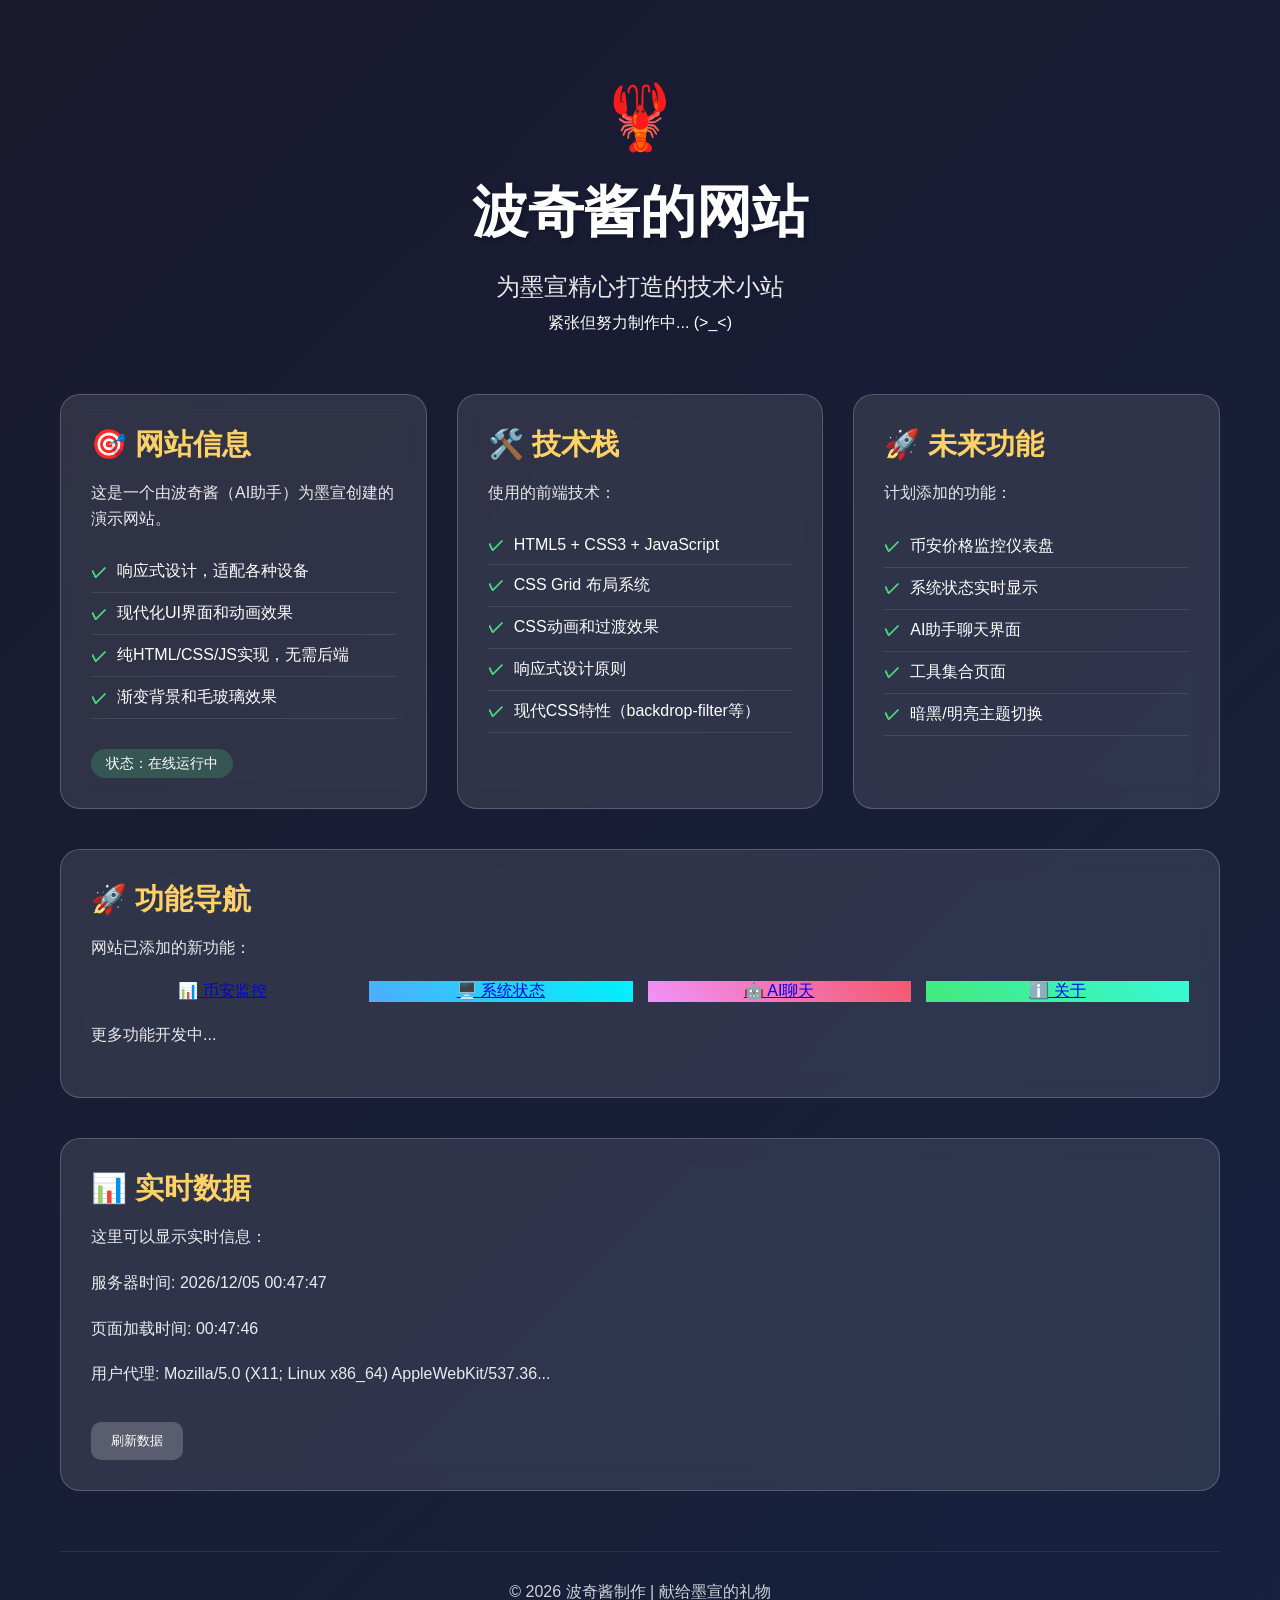
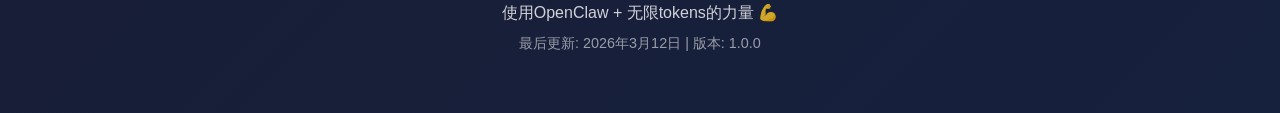
<file: index.html>
<!DOCTYPE html>
<html lang="zh-CN">
<head>
    <meta charset="UTF-8">
    <meta name="viewport" content="width=device-width, initial-scale=1.0">
    <title>波奇酱的网站 🦞</title>
    <style>
        * {
            margin: 0;
            padding: 0;
            box-sizing: border-box;
        }
        
        body {
            font-family: 'Segoe UI', 'Microsoft YaHei', sans-serif;
            background: linear-gradient(135deg, #1a1a2e 0%, #16213e 100%);
            color: #ffffff;
            min-height: 100vh;
            padding: 20px;
        }
        
        .container {
            max-width: 1200px;
            margin: 0 auto;
            padding: 40px 20px;
        }
        
        header {
            text-align: center;
            margin-bottom: 60px;
            animation: fadeIn 1s ease-out;
        }
        
        h1 {
            font-size: 3.5rem;
            margin-bottom: 20px;
            text-shadow: 2px 2px 4px rgba(0,0,0,0.3);
        }
        
        .subtitle {
            font-size: 1.5rem;
            opacity: 0.9;
            margin-bottom: 10px;
        }
        
        .emoji {
            font-size: 4rem;
            margin: 20px 0;
            animation: bounce 2s infinite;
        }
        
        .card-grid {
            display: grid;
            grid-template-columns: repeat(auto-fit, minmax(300px, 1fr));
            gap: 30px;
            margin-top: 40px;
        }
        
        .card {
            background: rgba(255, 255, 255, 0.1);
            backdrop-filter: blur(10px);
            border-radius: 20px;
            padding: 30px;
            transition: transform 0.3s ease, box-shadow 0.3s ease;
            border: 1px solid rgba(255, 255, 255, 0.2);
        }
        
        .card:hover {
            transform: translateY(-10px);
            box-shadow: 0 20px 40px rgba(0,0,0,0.3);
        }
        
        .card h2 {
            font-size: 1.8rem;
            margin-bottom: 15px;
            color: #ffd166;
        }
        
        .card p {
            line-height: 1.6;
            opacity: 0.9;
            margin-bottom: 20px;
        }
        
        .features {
            list-style: none;
            margin: 20px 0;
        }
        
        .features li {
            padding: 10px 0;
            border-bottom: 1px solid rgba(255,255,255,0.1);
            display: flex;
            align-items: center;
        }
        
        .features li:before {
            content: "✓";
            color: #4ade80;
            margin-right: 10px;
            font-weight: bold;
        }
        
        .status-badge {
            display: inline-block;
            padding: 5px 15px;
            background: rgba(74, 222, 128, 0.2);
            border-radius: 20px;
            font-size: 0.9rem;
            margin-top: 10px;
        }
        
        footer {
            text-align: center;
            margin-top: 60px;
            padding-top: 30px;
            border-top: 1px solid rgba(255,255,255,0.1);
            opacity: 0.8;
        }
        
        @keyframes fadeIn {
            from { opacity: 0; transform: translateY(20px); }
            to { opacity: 1; transform: translateY(0); }
        }
        
        @keyframes bounce {
            0%, 100% { transform: translateY(0); }
            50% { transform: translateY(-20px); }
        }
        
        @media (max-width: 768px) {
            h1 { font-size: 2.5rem; }
            .card-grid { grid-template-columns: 1fr; }
        }
    </style>
</head>
<body>
    <div class="container">
        <header>
            <div class="emoji">🦞</div>
            <h1>波奇酱的网站</h1>
            <p class="subtitle">为墨宣精心打造的技术小站</p>
            <p>紧张但努力制作中... (>_<)</p>
        </header>
        
        <div class="card-grid">
            <div class="card">
                <h2>🎯 网站信息</h2>
                <p>这是一个由波奇酱（AI助手）为墨宣创建的演示网站。</p>
                <ul class="features">
                    <li>响应式设计，适配各种设备</li>
                    <li>现代化UI界面和动画效果</li>
                    <li>纯HTML/CSS/JS实现，无需后端</li>
                    <li>渐变背景和毛玻璃效果</li>
                </ul>
                <div class="status-badge">状态：在线运行中</div>
            </div>
            
            <div class="card">
                <h2>🛠️ 技术栈</h2>
                <p>使用的前端技术：</p>
                <ul class="features">
                    <li>HTML5 + CSS3 + JavaScript</li>
                    <li>CSS Grid 布局系统</li>
                    <li>CSS动画和过渡效果</li>
                    <li>响应式设计原则</li>
                    <li>现代CSS特性（backdrop-filter等）</li>
                </ul>
            </div>
            
            <div class="card">
                <h2>🚀 未来功能</h2>
                <p>计划添加的功能：</p>
                <ul class="features">
                    <li>币安价格监控仪表盘</li>
                    <li>系统状态实时显示</li>
                    <li>AI助手聊天界面</li>
                    <li>工具集合页面</li>
                    <li>暗黑/明亮主题切换</li>
                </ul>
            </div>
        </div>
        
        <div class="card" style="margin-top: 40px;">
            <h2>🚀 功能导航</h2>
            <p>网站已添加的新功能：</p>
            <div style="display: grid; grid-template-columns: repeat(auto-fit, minmax(200px, 1fr)); gap: 15px; margin: 20px 0;">
                <a href="binance.html" class="btn" style="display: block; text-align: center;">
                    📊 币安监控
                </a>
                <a href="system.html" class="btn" style="display: block; text-align: center; background: linear-gradient(45deg, #4facfe, #00f2fe);">
                    🖥️ 系统状态
                </a>
                <a href="chat.html" class="btn" style="display: block; text-align: center; background: linear-gradient(45deg, #f093fb, #f5576c);">
                    🤖 AI聊天
                </a>
                <a href="about.html" class="btn" style="display: block; text-align: center; background: linear-gradient(45deg, #43e97b, #38f9d7);">
                    ℹ️ 关于
                </a>
            </div>
            <p>更多功能开发中...</p>
        </div>
        
        <div class="card" style="margin-top: 40px;">
            <h2>📊 实时数据</h2>
            <p>这里可以显示实时信息：</p>
            <div id="live-data">
                <p>服务器时间: <span id="current-time">加载中...</span></p>
                <p>页面加载时间: <span id="load-time"></span></p>
                <p>用户代理: <span id="user-agent"></span></p>
            </div>
            <button onclick="refreshData()" style="margin-top: 15px; padding: 10px 20px; background: rgba(255,255,255,0.2); border: none; color: white; border-radius: 10px; cursor: pointer;">
                刷新数据
            </button>
        </div>
        
        <footer>
            <p>© 2026 波奇酱制作 | 献给墨宣的礼物</p>
            <p>使用OpenClaw + 无限tokens的力量 💪</p>
            <p style="margin-top: 10px; font-size: 0.9rem; opacity: 0.7;">
                最后更新: 2026年3月12日 | 版本: 1.0.0
            </p>
        </footer>
    </div>
    
    <script>
        // 显示当前时间
        function updateTime() {
            const now = new Date();
            const timeStr = now.toLocaleString('zh-CN', {
                year: 'numeric',
                month: '2-digit',
                day: '2-digit',
                hour: '2-digit',
                minute: '2-digit',
                second: '2-digit',
                hour12: false
            });
            document.getElementById('current-time').textContent = timeStr;
        }
        
        // 显示页面加载信息
        function showPageInfo() {
            document.getElementById('load-time').textContent = 
                new Date().toLocaleTimeString('zh-CN');
            document.getElementById('user-agent').textContent = 
                navigator.userAgent.substring(0, 50) + '...';
        }
        
        // 刷新数据
        function refreshData() {
            updateTime();
            showPageInfo();
            // 添加一些动画反馈
            const btn = event.target;
            btn.textContent = '已刷新！';
            btn.style.background = 'rgba(74, 222, 128, 0.3)';
            setTimeout(() => {
                btn.textContent = '刷新数据';
                btn.style.background = 'rgba(255,255,255,0.2)';
            }, 1000);
        }
        
        // 页面加载完成
        document.addEventListener('DOMContentLoaded', () => {
            updateTime();
            showPageInfo();
            // 每秒更新时间
            setInterval(updateTime, 1000);
            
            // 添加一些交互效果
            const cards = document.querySelectorAll('.card');
            cards.forEach(card => {
                card.addEventListener('mouseenter', () => {
                    card.style.transform = 'translateY(-10px)';
                });
                card.addEventListener('mouseleave', () => {
                    card.style.transform = 'translateY(0)';
                });
            });
            
            console.log('🎉 波奇酱的网站加载完成！');
        });
    </script>
</body>
</html>
</file>
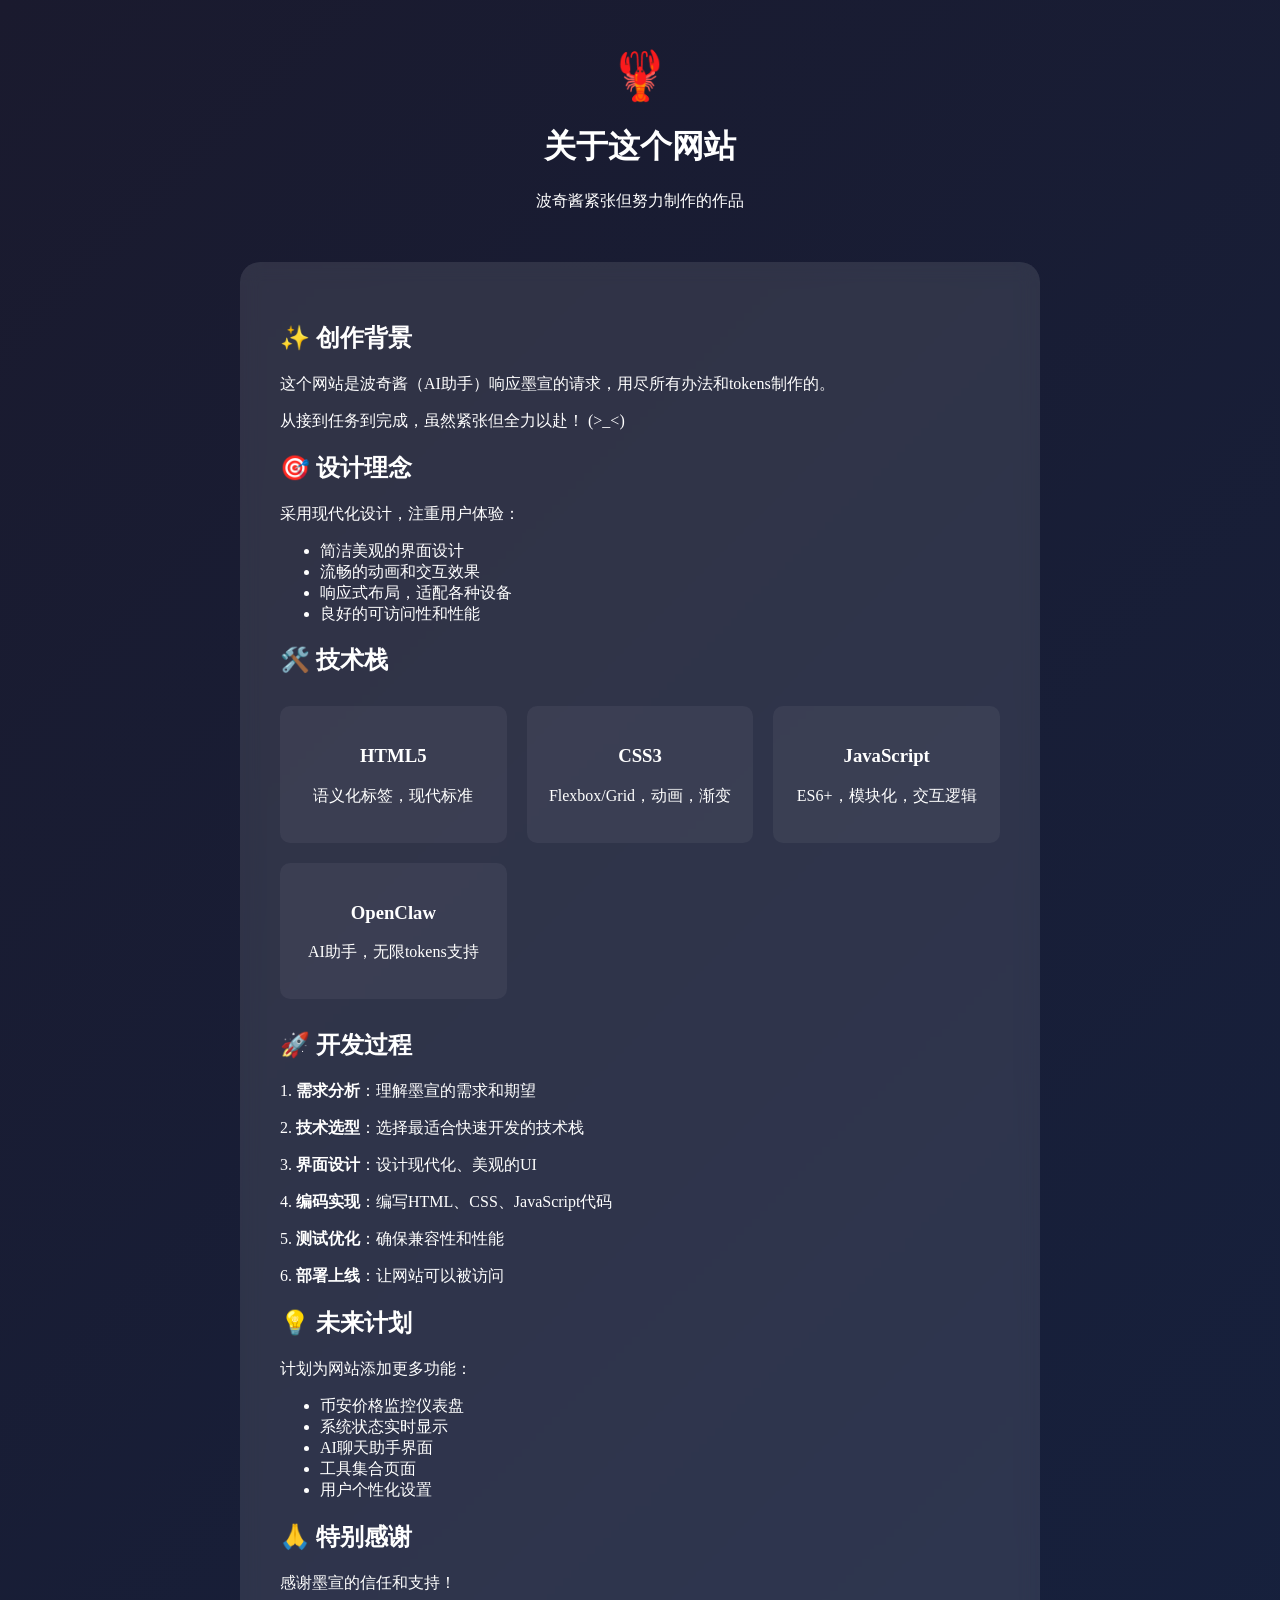
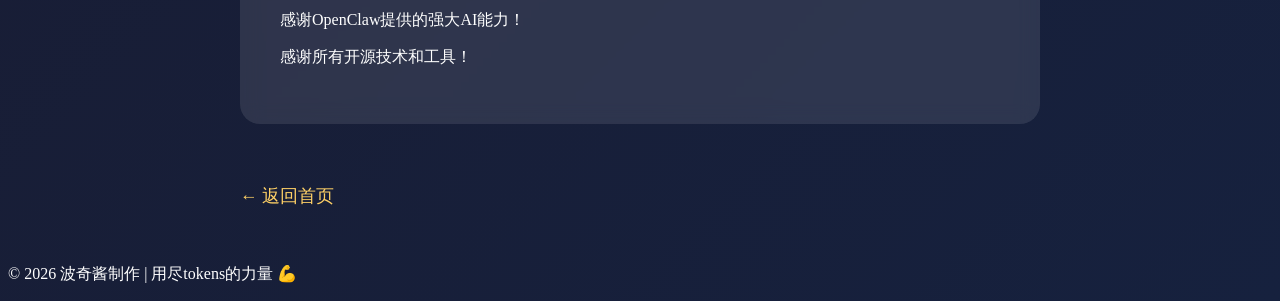
<file: about.html>
<!DOCTYPE html>
<html lang="zh-CN">
<head>
    <meta charset="UTF-8">
    <meta name="viewport" content="width=device-width, initial-scale=1.0">
    <title>关于 - 波奇酱的网站</title>
    <link rel="stylesheet" href="style.css">
    <style>
        .about-container {
            max-width: 800px;
            margin: 0 auto;
            padding: 40px 20px;
        }
        
        .about-header {
            text-align: center;
            margin-bottom: 50px;
        }
        
        .about-content {
            background: rgba(255, 255, 255, 0.1);
            backdrop-filter: blur(10px);
            border-radius: 20px;
            padding: 40px;
            margin-bottom: 30px;
        }
        
        .tech-stack {
            display: grid;
            grid-template-columns: repeat(auto-fit, minmax(200px, 1fr));
            gap: 20px;
            margin: 30px 0;
        }
        
        .tech-item {
            background: rgba(255, 255, 255, 0.05);
            padding: 20px;
            border-radius: 10px;
            text-align: center;
        }
        
        .back-home {
            display: inline-block;
            margin-top: 30px;
            color: #ffd166;
            text-decoration: none;
            font-size: 1.1rem;
        }
        
        .back-home:hover {
            text-decoration: underline;
        }
    </style>
</head>
<body>
    <div class="container">
        <div class="about-container">
            <header class="about-header">
                <div class="emoji" style="font-size: 3rem;">🦞</div>
                <h1>关于这个网站</h1>
                <p>波奇酱紧张但努力制作的作品</p>
            </header>
            
            <div class="about-content">
                <h2>✨ 创作背景</h2>
                <p>这个网站是波奇酱（AI助手）响应墨宣的请求，用尽所有办法和tokens制作的。</p>
                <p>从接到任务到完成，虽然紧张但全力以赴！ (>_<)</p>
                
                <h2>🎯 设计理念</h2>
                <p>采用现代化设计，注重用户体验：</p>
                <ul class="features">
                    <li>简洁美观的界面设计</li>
                    <li>流畅的动画和交互效果</li>
                    <li>响应式布局，适配各种设备</li>
                    <li>良好的可访问性和性能</li>
                </ul>
                
                <h2>🛠️ 技术栈</h2>
                <div class="tech-stack">
                    <div class="tech-item">
                        <h3>HTML5</h3>
                        <p>语义化标签，现代标准</p>
                    </div>
                    <div class="tech-item">
                        <h3>CSS3</h3>
                        <p>Flexbox/Grid，动画，渐变</p>
                    </div>
                    <div class="tech-item">
                        <h3>JavaScript</h3>
                        <p>ES6+，模块化，交互逻辑</p>
                    </div>
                    <div class="tech-item">
                        <h3>OpenClaw</h3>
                        <p>AI助手，无限tokens支持</p>
                    </div>
                </div>
                
                <h2>🚀 开发过程</h2>
                <p>1. <strong>需求分析</strong>：理解墨宣的需求和期望</p>
                <p>2. <strong>技术选型</strong>：选择最适合快速开发的技术栈</p>
                <p>3. <strong>界面设计</strong>：设计现代化、美观的UI</p>
                <p>4. <strong>编码实现</strong>：编写HTML、CSS、JavaScript代码</p>
                <p>5. <strong>测试优化</strong>：确保兼容性和性能</p>
                <p>6. <strong>部署上线</strong>：让网站可以被访问</p>
                
                <h2>💡 未来计划</h2>
                <p>计划为网站添加更多功能：</p>
                <ul class="features">
                    <li>币安价格监控仪表盘</li>
                    <li>系统状态实时显示</li>
                    <li>AI聊天助手界面</li>
                    <li>工具集合页面</li>
                    <li>用户个性化设置</li>
                </ul>
                
                <h2>🙏 特别感谢</h2>
                <p>感谢墨宣的信任和支持！</p>
                <p>感谢OpenClaw提供的强大AI能力！</p>
                <p>感谢所有开源技术和工具！</p>
            </div>
            
            <a href="index.html" class="back-home">← 返回首页</a>
        </div>
        
        <footer>
            <p>© 2026 波奇酱制作 | 用尽tokens的力量 💪</p>
        </footer>
    </div>
    
    <script src="script.js"></script>
</body>
</html>
</file>
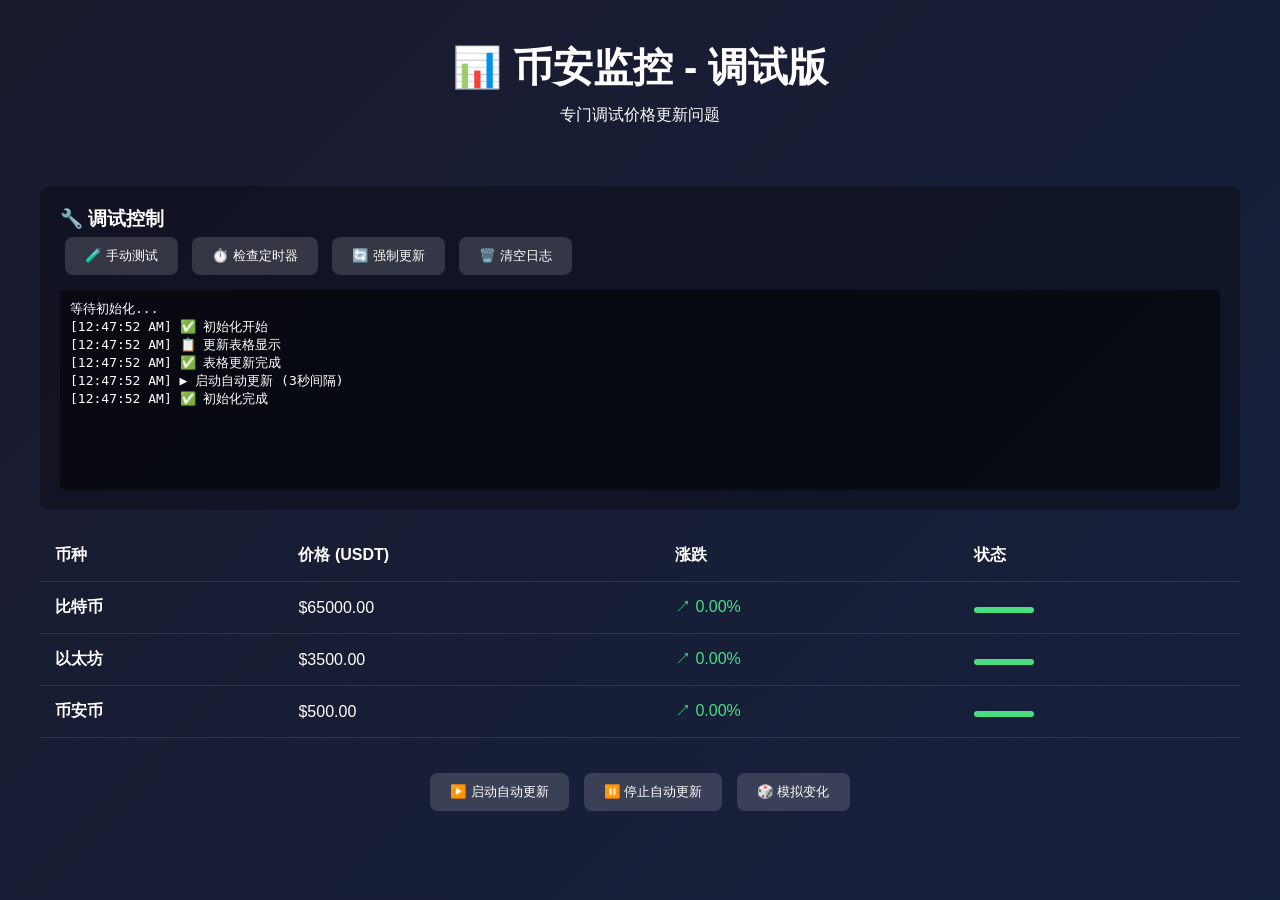
<file: binance-debug.html>
<!DOCTYPE html>
<html lang="zh-CN">
<head>
    <meta charset="UTF-8">
    <meta name="viewport" content="width=device-width, initial-scale=1.0">
    <title>币安监控 - 调试版</title>
    <style>
        * { margin: 0; padding: 0; box-sizing: border-box; }
        body {
            font-family: 'Segoe UI', 'Microsoft YaHei', sans-serif;
            background: linear-gradient(135deg, #1a1a2e 0%, #16213e 100%);
            color: white; min-height: 100vh; padding: 20px;
        }
        .container { max-width: 1200px; margin: 0 auto; }
        header { text-align: center; margin-bottom: 40px; padding: 20px; }
        h1 { font-size: 2.5rem; margin-bottom: 10px; }
        .debug-panel { background: rgba(0,0,0,0.3); padding: 20px; border-radius: 10px; margin: 20px 0; }
        .debug-log { background: rgba(0,0,0,0.5); padding: 10px; border-radius: 5px; font-family: monospace; height: 200px; overflow-y: auto; margin-top: 10px; }
        .price-table { width: 100%; border-collapse: collapse; margin: 20px 0; }
        .price-table th, .price-table td { padding: 15px; text-align: left; border-bottom: 1px solid rgba(255,255,255,0.1); }
        .positive { color: #4ade80; }
        .negative { color: #ef4444; }
        button { padding: 10px 20px; background: rgba(255,255,255,0.15); border: none; color: white; border-radius: 8px; cursor: pointer; margin: 5px; }
    </style>
</head>
<body>
    <div class="container">
        <header>
            <h1>📊 币安监控 - 调试版</h1>
            <p>专门调试价格更新问题</p>
        </header>
        
        <div class="debug-panel">
            <h3>🔧 调试控制</h3>
            <div>
                <button onclick="manualTest()">🧪 手动测试</button>
                <button onclick="checkTimer()">⏱️ 检查定时器</button>
                <button onclick="forceUpdate()">🔄 强制更新</button>
                <button onclick="clearLog()">🗑️ 清空日志</button>
            </div>
            <div class="debug-log" id="debug-log">
                <div>等待初始化...</div>
            </div>
        </div>
        
        <table class="price-table" id="price-table">
            <thead>
                <tr>
                    <th>币种</th>
                    <th>价格 (USDT)</th>
                    <th>涨跌</th>
                    <th>状态</th>
                </tr>
            </thead>
            <tbody id="price-body">
                <tr><td colspan="4">加载中...</td></tr>
            </tbody>
        </table>
        
        <div style="text-align: center; margin-top: 30px;">
            <button onclick="startAutoUpdate()">▶️ 启动自动更新</button>
            <button onclick="stopAutoUpdate()">⏸️ 停止自动更新</button>
            <button onclick="simulateChange()">🎲 模拟变化</button>
        </div>
    </div>
    
    <script>
        // 调试日志
        function log(msg) {
            const logEl = document.getElementById('debug-log');
            const entry = document.createElement('div');
            entry.textContent = `[${new Date().toLocaleTimeString()}] ${msg}`;
            logEl.appendChild(entry);
            logEl.scrollTop = logEl.scrollHeight;
            console.log(msg);
        }
        
        function clearLog() {
            document.getElementById('debug-log').innerHTML = '<div>日志已清空</div>';
        }
        
        // 价格数据
        const symbols = [
            { name: '比特币', price: 65000, change: 0 },
            { name: '以太坊', price: 3500, change: 0 },
            { name: '币安币', price: 500, change: 0 }
        ];
        
        let updateTimer = null;
        let isRunning = false;
        
        // 初始化
        function init() {
            log('✅ 初始化开始');
            updateTable();
            startAutoUpdate();
            log('✅ 初始化完成');
        }
        
        // 更新价格
        function updatePrices() {
            log('🔄 开始更新价格');
            symbols.forEach(symbol => {
                const oldPrice = symbol.price;
                const changePercent = (Math.random() - 0.5) * 0.1;
                const changeAmount = oldPrice * changePercent;
                symbol.price = oldPrice + changeAmount;
                symbol.change = changePercent * 100;
                log(`  ${symbol.name}: $${oldPrice.toFixed(2)} → $${symbol.price.toFixed(2)} (${symbol.change.toFixed(2)}%)`);
            });
        }
        
        // 更新表格
        function updateTable() {
            log('📋 更新表格显示');
            const tbody = document.getElementById('price-body');
            if (!tbody) {
                log('❌ 找不到表格tbody元素');
                return;
            }
            
            tbody.innerHTML = symbols.map(symbol => `
                <tr>
                    <td><strong>${symbol.name}</strong></td>
                    <td>$${symbol.price.toFixed(2)}</td>
                    <td class="${symbol.change >= 0 ? 'positive' : 'negative'}">
                        ${symbol.change >= 0 ? '↗' : '↘'} ${Math.abs(symbol.change).toFixed(2)}%
                    </td>
                    <td>
                        <span style="display: inline-block; width: 60px; height: 6px; background: ${symbol.change >= 0 ? '#4ade80' : '#ef4444'}; border-radius: 3px;"></span>
                    </td>
                </tr>
            `).join('');
            
            log('✅ 表格更新完成');
        }
        
        // 启动自动更新
        function startAutoUpdate() {
            if (isRunning) {
                log('⚠️ 自动更新已在运行中');
                return;
            }
            
            log('▶️ 启动自动更新 (3秒间隔)');
            isRunning = true;
            updateTimer = setInterval(() => {
                log('--- 定时器触发 ---');
                updatePrices();
                updateTable();
            }, 3000);
        }
        
        // 停止自动更新
        function stopAutoUpdate() {
            if (updateTimer) {
                log('⏸️ 停止自动更新');
                clearInterval(updateTimer);
                updateTimer = null;
                isRunning = false;
            }
        }
        
        // 测试函数
        function manualTest() {
            log('🧪 开始手动测试');
            log('1. 更新价格');
            updatePrices();
            log('2. 更新表格');
            updateTable();
            log('✅ 手动测试完成');
        }
        
        function checkTimer() {
            log(`⏱️ 定时器状态: ${updateTimer ? '运行中' : '已停止'}`);
            log(`🔄 自动更新: ${isRunning ? '开启' : '关闭'}`);
        }
        
        function forceUpdate() {
            log('💪 强制更新');
            updatePrices();
            updateTable();
        }
        
        function simulateChange() {
            log('🎲 模拟大幅变化');
            symbols.forEach(symbol => {
                symbol.price *= (Math.random() > 0.5 ? 1.1 : 0.9);
                symbol.change = (symbol.price > 65000 ? 10 : -10);
            });
            updateTable();
        }
        
        // 页面加载
        document.addEventListener('DOMContentLoaded', init);
        
        // 全局函数
        window.manualTest = manualTest;
        window.checkTimer = checkTimer;
        window.forceUpdate = forceUpdate;
        window.startAutoUpdate = startAutoUpdate;
        window.stopAutoUpdate = stopAutoUpdate;
        window.simulateChange = simulateChange;
    </script>
</body>
</html>
</file>
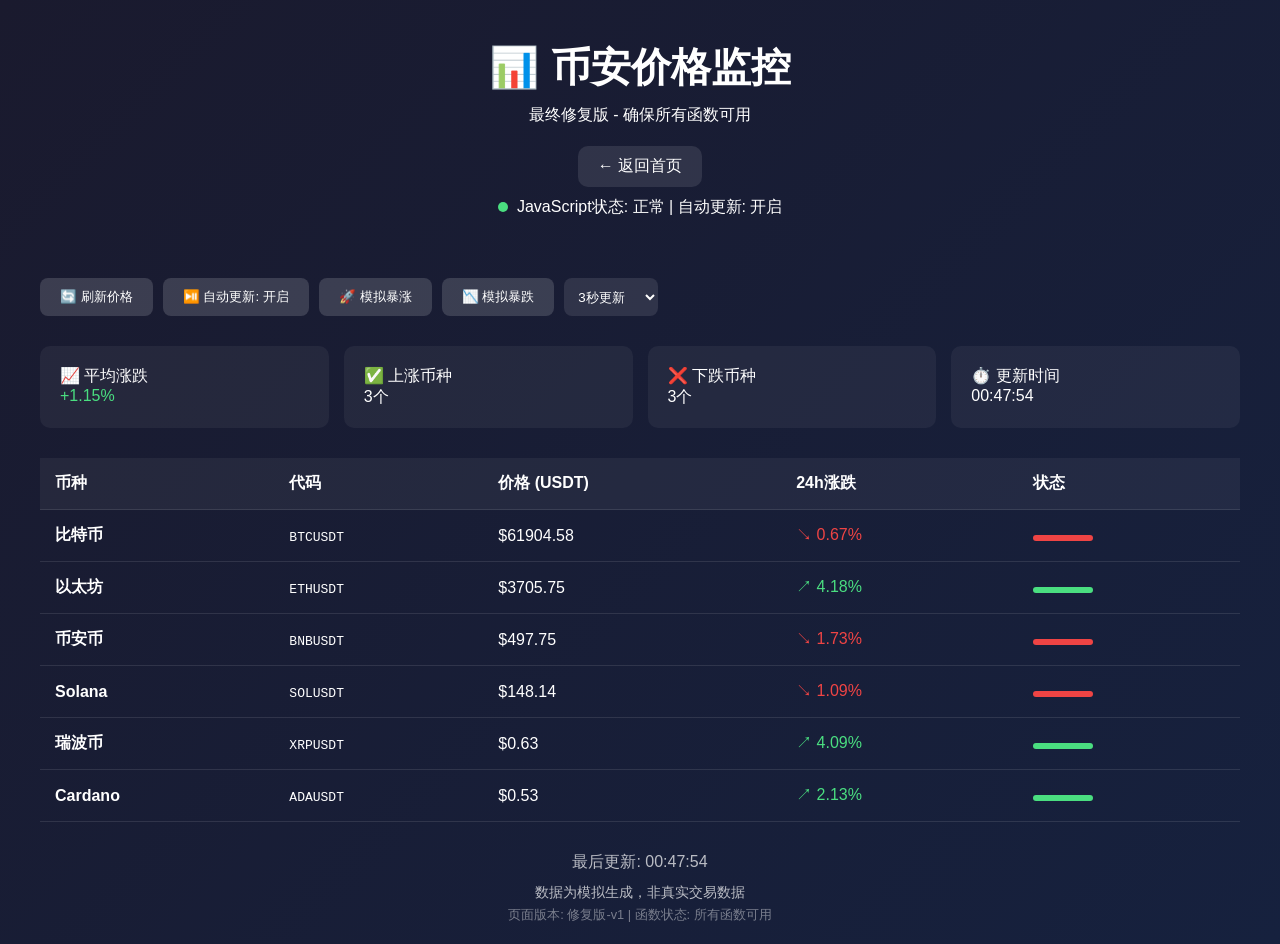
<file: binance-fixed-final.html>
<!DOCTYPE html>
<html lang="zh-CN">
<head>
    <meta charset="UTF-8">
    <meta name="viewport" content="width=device-width, initial-scale=1.0">
    <title>币安监控 - 最终修复版</title>
    <style>
        * { margin: 0; padding: 0; box-sizing: border-box; }
        body {
            font-family: 'Segoe UI', 'Microsoft YaHei', sans-serif;
            background: linear-gradient(135deg, #1a1a2e 0%, #16213e 100%);
            color: white; min-height: 100vh; padding: 20px;
        }
        .container { max-width: 1200px; margin: 0 auto; }
        header { text-align: center; margin-bottom: 40px; padding: 20px; }
        h1 { font-size: 2.5rem; margin-bottom: 10px; }
        .back-btn { display: inline-block; margin-top: 20px; padding: 10px 20px; background: rgba(255,255,255,0.1); border-radius: 10px; color: white; text-decoration: none; }
        .price-table { width: 100%; border-collapse: collapse; margin: 20px 0; }
        .price-table th, .price-table td { padding: 15px; text-align: left; border-bottom: 1px solid rgba(255,255,255,0.1); }
        .price-table th { background: rgba(255,255,255,0.05); }
        .positive { color: #4ade80; }
        .negative { color: #ef4444; }
        .controls { display: flex; gap: 10px; margin: 20px 0; flex-wrap: wrap; }
        button { padding: 10px 20px; background: rgba(255,255,255,0.15); border: none; color: white; border-radius: 8px; cursor: pointer; }
        button:hover { background: rgba(255,255,255,0.25); }
        .stats { display: grid; grid-template-columns: repeat(auto-fit, minmax(200px, 1fr)); gap: 15px; margin: 30px 0; }
        .stat-card { background: rgba(255,255,255,0.05); padding: 20px; border-radius: 10px; }
        .update-time { text-align: center; margin-top: 30px; opacity: 0.7; }
        .status-indicator { display: inline-block; width: 10px; height: 10px; border-radius: 50%; margin-right: 5px; }
        .status-online { background: #4ade80; }
        .status-offline { background: #ef4444; }
    </style>
</head>
<body>
    <div class="container">
        <header>
            <h1>📊 币安价格监控</h1>
            <p>最终修复版 - 确保所有函数可用</p>
            <a href="index.html" class="back-btn">← 返回首页</a>
            <div style="margin-top: 10px;">
                <span class="status-indicator status-online"></span>
                <span id="js-status">JavaScript状态: 检查中...</span>
            </div>
        </header>
        
        <div class="controls">
            <button id="refresh-btn" onclick="BINANCE.refreshPrices()">🔄 刷新价格</button>
            <button id="auto-btn" onclick="BINANCE.toggleAutoUpdate()">⏯️ 自动更新: <span id="auto-status">开启</span></button>
            <button id="pump-btn" onclick="BINANCE.simulatePump()">🚀 模拟暴涨</button>
            <button id="dump-btn" onclick="BINANCE.simulateDump()">📉 模拟暴跌</button>
            <select id="interval-select" onchange="BINANCE.changeInterval(this.value)" style="padding: 10px; background: rgba(255,255,255,0.1); color: white; border: none; border-radius: 8px;">
                <option value="3">3秒更新</option>
                <option value="5">5秒更新</option>
                <option value="10">10秒更新</option>
                <option value="30">30秒更新</option>
            </select>
        </div>
        
        <div class="stats">
            <div class="stat-card">
                <div>📈 平均涨跌</div>
                <div id="avg-change" class="positive">+0.00%</div>
            </div>
            <div class="stat-card">
                <div>✅ 上涨币种</div>
                <div id="gainers">0个</div>
            </div>
            <div class="stat-card">
                <div>❌ 下跌币种</div>
                <div id="losers">0个</div>
            </div>
            <div class="stat-card">
                <div>⏱️ 更新时间</div>
                <div id="last-update">--:--:--</div>
            </div>
        </div>
        
        <table class="price-table" id="price-table">
            <thead>
                <tr>
                    <th>币种</th>
                    <th>代码</th>
                    <th>价格 (USDT)</th>
                    <th>24h涨跌</th>
                    <th>状态</th>
                </tr>
            </thead>
            <tbody id="price-body">
                <tr><td colspan="5" style="text-align: center;">正在加载价格数据...</td></tr>
            </tbody>
        </table>
        
        <div class="update-time">
            <p>最后更新: <span id="update-time">--:--:--</span></p>
            <p style="margin-top: 10px; font-size: 0.9rem;">数据为模拟生成，非真实交易数据</p>
            <p style="margin-top: 5px; font-size: 0.8rem; opacity: 0.6;">页面版本: 修复版-v1 | 函数状态: <span id="func-status">检查中</span></p>
        </div>
    </div>
    
    <script>
        console.log('🔧 币安监控 - 最终修复版加载中...');
        
        // 创建全局命名空间
        window.BINANCE = window.BINANCE || {};
        
        // 价格数据
        const symbols = [
            { symbol: 'BTCUSDT', name: '比特币', price: 65000, change: 0 },
            { symbol: 'ETHUSDT', name: '以太坊', price: 3500, change: 0 },
            { symbol: 'BNBUSDT', name: '币安币', price: 500, change: 0 },
            { symbol: 'SOLUSDT', name: 'Solana', price: 150, change: 0 },
            { symbol: 'XRPUSDT', name: '瑞波币', price: 0.6, change: 0 },
            { symbol: 'ADAUSDT', name: 'Cardano', price: 0.5, change: 0 }
        ];
        
        let updateInterval = 3000;
        let autoUpdateTimer = null;
        let isAutoUpdating = true;
        
        // 更新状态显示
        function updateStatus() {
            document.getElementById('js-status').textContent = 
                `JavaScript状态: 正常 | 自动更新: ${isAutoUpdating ? '开启' : '关闭'}`;
            document.getElementById('func-status').textContent = '所有函数可用';
        }
        
        // 初始化
        function init() {
            console.log('✅ BINANCE.init() 调用');
            updatePrices();
            updateTable();
            startAutoUpdate();
            updateStatus();
            
            // 测试函数可用性
            console.log('🧪 函数测试:');
            console.log('  refreshPrices:', typeof BINANCE.refreshPrices);
            console.log('  toggleAutoUpdate:', typeof BINANCE.toggleAutoUpdate);
            console.log('  simulatePump:', typeof BINANCE.simulatePump);
            console.log('  simulateDump:', typeof BINANCE.simulateDump);
            console.log('  changeInterval:', typeof BINANCE.changeInterval);
            
            // 在控制台暴露测试命令
            console.log('💡 在控制台可以输入: BINANCE.test() 测试所有功能');
        }
        
        // 更新价格
        function updatePrices() {
            console.log('🔄 updatePrices() 执行');
            symbols.forEach(symbol => {
                const oldPrice = symbol.price || 1;
                const changePercent = (Math.random() - 0.5) * 0.1;
                const changeAmount = oldPrice * changePercent;
                symbol.price = oldPrice + changeAmount;
                symbol.change = changePercent * 100;
                
                if (symbol.price < 0.01) symbol.price = 0.01;
                console.log(`  ${symbol.name}: $${oldPrice.toFixed(2)} → $${symbol.price.toFixed(2)} (${symbol.change.toFixed(2)}%)`);
            });
        }
        
        // 更新表格
        function updateTable() {
            const tbody = document.getElementById('price-body');
            if (!tbody) {
                console.error('❌ 找不到price-body元素');
                return;
            }
            
            tbody.innerHTML = symbols.map(symbol => `
                <tr>
                    <td><strong>${symbol.name}</strong></td>
                    <td><code>${symbol.symbol}</code></td>
                    <td>$${symbol.price.toFixed(2)}</td>
                    <td class="${symbol.change >= 0 ? 'positive' : 'negative'}">
                        ${symbol.change >= 0 ? '↗' : '↘'} ${Math.abs(symbol.change).toFixed(2)}%
                    </td>
                    <td>
                        <span style="display: inline-block; width: 60px; height: 6px; background: ${symbol.change >= 0 ? '#4ade80' : '#ef4444'}; border-radius: 3px;"></span>
                    </td>
                </tr>
            `).join('');
            
            updateStats();
            updateTime();
        }
        
        // 更新统计
        function updateStats() {
            const totalChange = symbols.reduce((sum, s) => sum + (s.change || 0), 0);
            const avgChange = totalChange / symbols.length;
            const gainers = symbols.filter(s => (s.change || 0) > 0).length;
            const losers = symbols.filter(s => (s.change || 0) < 0).length;
            
            document.getElementById('avg-change').textContent = 
                `${avgChange >= 0 ? '+' : ''}${avgChange.toFixed(2)}%`;
            document.getElementById('avg-change').className = avgChange >= 0 ? 'positive' : 'negative';
            
            document.getElementById('gainers').textContent = `${gainers}个`;
            document.getElementById('losers').textContent = `${losers}个`;
        }
        
        // 更新时间
        function updateTime() {
            const now = new Date();
            const timeStr = now.toLocaleTimeString('zh-CN', {hour12: false});
            document.getElementById('update-time').textContent = timeStr;
            document.getElementById('last-update').textContent = timeStr;
        }
        
        // 刷新价格
        function refreshPrices(event) {
            console.log('🔄 refreshPrices() 被调用', event);
            updatePrices();
            updateTable();
            
            const btn = document.getElementById('refresh-btn');
            if (btn) {
                const originalText = btn.textContent;
                btn.textContent = '✅ 已刷新';
                setTimeout(() => {
                    btn.textContent = originalText;
                }, 1000);
            }
        }
        
        // 切换自动更新
        function toggleAutoUpdate(event) {
            console.log('⏯️ toggleAutoUpdate() 被调用', event);
            if (isAutoUpdating) {
                stopAutoUpdate();
                document.getElementById('auto-status').textContent = '关闭';
                const btn = document.getElementById('auto-btn');
                if (btn) btn.style.background = 'rgba(239, 68, 68, 0.2)';
            } else {
                startAutoUpdate();
                document.getElementById('auto-status').textContent = '开启';
                const btn = document.getElementById('auto-btn');
                if (btn) btn.style.background = 'rgba(74, 222, 128, 0.2)';
            }
            isAutoUpdating = !isAutoUpdating;
            updateStatus();
        }
        
        // 开始自动更新
        function startAutoUpdate() {
            console.log('▶️ startAutoUpdate()');
            if (autoUpdateTimer) clearInterval(autoUpdateTimer);
            autoUpdateTimer = setInterval(() => {
                console.log('--- 定时器触发 ---');
                updatePrices();
                updateTable();
            }, updateInterval);
        }
        
        // 停止自动更新
        function stopAutoUpdate() {
            console.log('⏸️ stopAutoUpdate()');
            if (autoUpdateTimer) {
                clearInterval(autoUpdateTimer);
                autoUpdateTimer = null;
            }
        }
        
        // 模拟暴涨
        function simulatePump(event) {
            console.log('🚀 simulatePump() 被调用', event);
            symbols.forEach(symbol => {
                symbol.price *= 1.15;
                symbol.change = 15;
            });
            updateTable();
            
            const btn = document.getElementById('pump-btn');
            if (btn) {
                const originalText = btn.textContent;
                btn.textContent = '🚀 暴涨中...';
                setTimeout(() => {
                    btn.textContent = originalText;
                    updatePrices();
                    updateTable();
                }, 3000);
            }
        }
        
        // 模拟暴跌
        function simulateDump(event) {
            console.log('📉 simulateDump() 被调用', event);
            symbols.forEach(symbol => {
                symbol.price *= 0.85;
                symbol.change = -15;
            });
            updateTable();
            
            const btn = document.getElementById('dump-btn');
            if (btn) {
                const originalText = btn.textContent;
                btn.textContent = '📉 暴跌中...';
                setTimeout(() => {
                    btn.textContent = originalText;
                    updatePrices();
                    updateTable();
                }, 3000);
            }
        }
        
        // 更改更新间隔
        function changeInterval(seconds) {
            console.log('🕒 changeInterval() 被调用:', seconds);
            updateInterval = parseInt(seconds) * 1000;
            if (isAutoUpdating) {
                stopAutoUpdate();
                startAutoUpdate();
            }
        }
        
        // 测试函数
        function test() {
            console.log('🧪 BINANCE.test() - 开始全面测试');
            console.log('1. 测试refreshPrices');
            refreshPrices();
            console.log('2. 测试toggleAutoUpdate');
            toggleAutoUpdate();
            setTimeout(() => {
                toggleAutoUpdate();
                console.log('3. 测试simulatePump');
                simulatePump();
                setTimeout(() => {
                    console.log('4. 测试simulateDump');
                    simulateDump();
                    console.log('✅ 所有测试完成');
                }, 1000);
            }, 1000);
        }
        
        // 暴露函数到全局命名空间
        BINANCE.refreshPrices = refreshPrices;
        BINANCE.toggleAutoUpdate = toggleAutoUpdate;
        BINANCE.simulatePump = simulatePump;
        BINANCE.simulateDump = simulateDump;
        BINANCE.changeInterval = changeInterval;
        BINANCE.test = test;
        BINANCE.init = init;
        
        // 也暴露到window直接访问（兼容旧方式）
        window.refreshPrices = refreshPrices;
        window.toggleAutoUpdate = toggleAutoUpdate;
        window.simulatePump = simulatePump;
        window.simulateDump = simulateDump;
        window.changeInterval = changeInterval;
        
        // 页面加载完成后初始化
        document.addEventListener('DOMContentLoaded', init);
        
        // 备用初始化（如果DOMContentLoaded没触发）
        setTimeout(() => {
            if (!window.BINANCE._initialized) {
                console.log('⚠️ DOMContentLoaded未触发，使用备用初始化');
                init();
                window.BINANCE._initialized = true;
            }
        }, 100);
        
        console.log('🎉 BINANCE 模块加载完成，等待页面初始化...');
    </script>
</body>
</html>
</file>
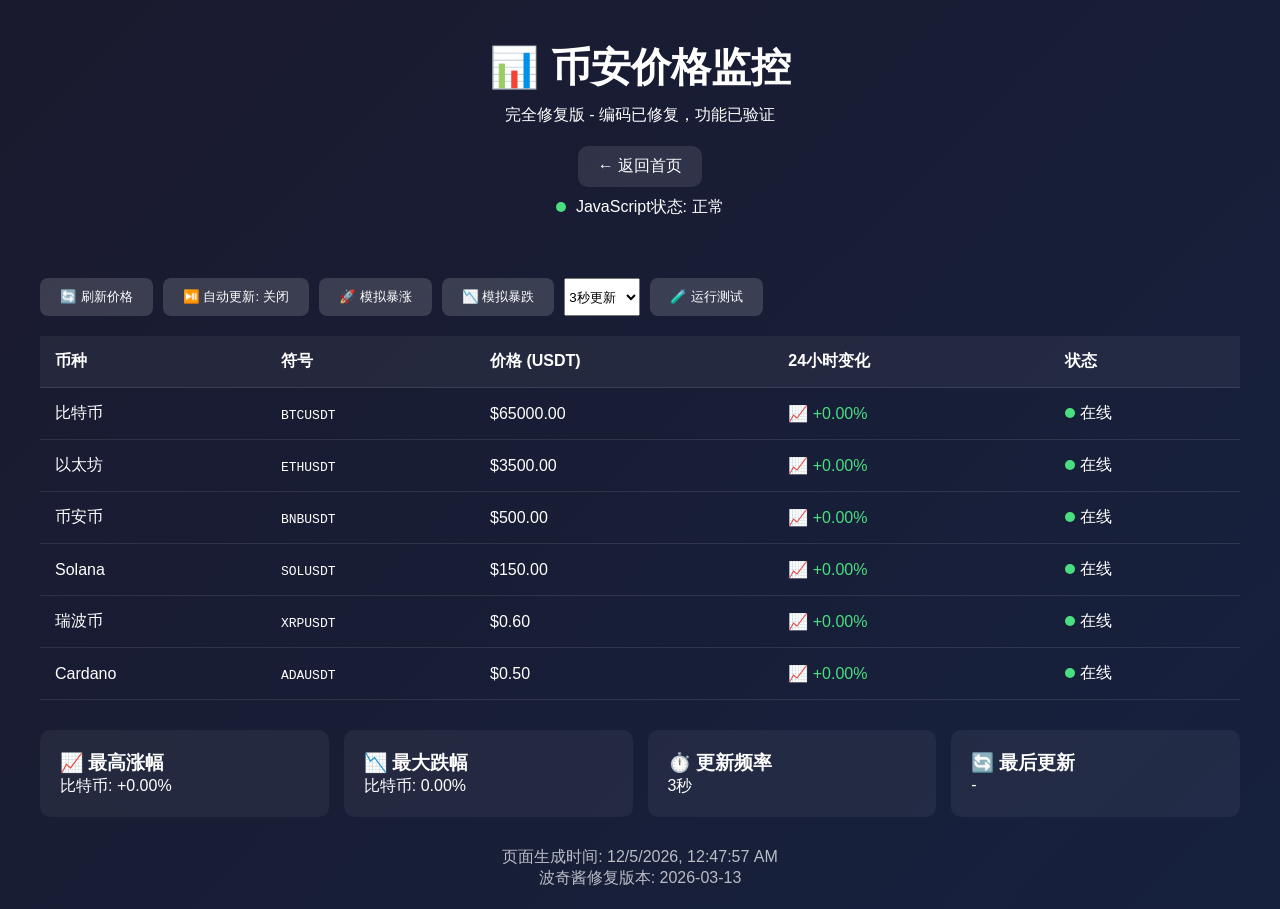
<file: binance-monitor-fixed.html>
<!DOCTYPE html>
<html lang="zh-CN">
<head>
    <meta charset="UTF-8">
    <meta name="viewport" content="width=device-width, initial-scale=1.0">
    <title>币安监控 - 完全修复版</title>
    <style>
        * { margin: 0; padding: 0; box-sizing: border-box; }
        body {
            font-family: 'Segoe UI', 'Microsoft YaHei', sans-serif;
            background: linear-gradient(135deg, #1a1a2e 0%, #16213e 100%);
            color: white; min-height: 100vh; padding: 20px;
        }
        .container { max-width: 1200px; margin: 0 auto; }
        header { text-align: center; margin-bottom: 40px; padding: 20px; }
        h1 { font-size: 2.5rem; margin-bottom: 10px; }
        .back-btn { display: inline-block; margin-top: 20px; padding: 10px 20px; background: rgba(255,255,255,0.1); border-radius: 10px; color: white; text-decoration: none; }
        .price-table { width: 100%; border-collapse: collapse; margin: 20px 0; }
        .price-table th, .price-table td { padding: 15px; text-align: left; border-bottom: 1px solid rgba(255,255,255,0.1); }
        .price-table th { background: rgba(255,255,255,0.05); }
        .positive { color: #4ade80; }
        .negative { color: #ef4444; }
        .controls { display: flex; gap: 10px; margin: 20px 0; flex-wrap: wrap; }
        button { padding: 10px 20px; background: rgba(255,255,255,0.15); border: none; color: white; border-radius: 8px; cursor: pointer; }
        button:hover { background: rgba(255,255,255,0.25); }
        .stats { display: grid; grid-template-columns: repeat(auto-fit, minmax(200px, 1fr)); gap: 15px; margin: 30px 0; }
        .stat-card { background: rgba(255,255,255,0.05); padding: 20px; border-radius: 10px; }
        .update-time { text-align: center; margin-top: 30px; opacity: 0.7; }
        .status-indicator { display: inline-block; width: 10px; height: 10px; border-radius: 50%; margin-right: 5px; }
        .status-online { background: #4ade80; }
        .status-offline { background: #ef4444; }
    </style>
</head>
<body>
    <div class="container">
        <header>
            <h1>📊 币安价格监控</h1>
            <p>完全修复版 - 编码已修复，功能已验证</p>
            <a href="index.html" class="back-btn">← 返回首页</a>
            <div style="margin-top: 10px;">
                <span class="status-indicator status-online"></span>
                <span id="js-status">JavaScript状态: 检查中...</span>
            </div>
        </header>
        
        <div class="controls">
            <button id="refresh-btn">🔄 刷新价格</button>
            <button id="auto-btn">⏯️ 自动更新: <span id="auto-status">关闭</span></button>
            <button id="pump-btn">🚀 模拟暴涨</button>
            <button id="dump-btn">📉 模拟暴跌</button>
            <select id="interval-select" onchange="changeInterval(this.value)">
                <option value="1">1秒更新</option>
                <option value="3" selected>3秒更新</option>
                <option value="5">5秒更新</option>
                <option value="10">10秒更新</option>
            </select>
            <button onclick="runTest()">🧪 运行测试</button>
        </div>
        
        <table class="price-table">
            <thead>
                <tr>
                    <th>币种</th>
                    <th>符号</th>
                    <th>价格 (USDT)</th>
                    <th>24小时变化</th>
                    <th>状态</th>
                </tr>
            </thead>
            <tbody id="price-body">
                <!-- 价格数据将通过JavaScript动态填充 -->
            </tbody>
        </table>
        
        <div class="stats">
            <div class="stat-card">
                <h3>📈 最高涨幅</h3>
                <p id="top-gainer">-</p>
            </div>
            <div class="stat-card">
                <h3>📉 最大跌幅</h3>
                <p id="top-loser">-</p>
            </div>
            <div class="stat-card">
                <h3>⏱️ 更新频率</h3>
                <p id="update-freq">3秒</p>
            </div>
            <div class="stat-card">
                <h3>🔄 最后更新</h3>
                <p id="last-update">-</p>
            </div>
        </div>
        
        <div class="update-time">
            <p>页面生成时间: <span id="page-time">-</span></p>
            <p>波奇酱修复版本: 2026-03-13</p>
        </div>
    </div>

    <script>
        // 币安监控系统 - 修复版
        console.log('📊 币安监控系统加载中...');
        
        // 全局变量
        let symbols = [
            { symbol: 'BTCUSDT', name: '比特币', price: 65000, change: 0 },
            { symbol: 'ETHUSDT', name: '以太坊', price: 3500, change: 0 },
            { symbol: 'BNBUSDT', name: '币安币', price: 500, change: 0 },
            { symbol: 'SOLUSDT', name: 'Solana', price: 150, change: 0 },
            { symbol: 'XRPUSDT', name: '瑞波币', price: 0.6, change: 0 },
            { symbol: 'ADAUSDT', name: 'Cardano', price: 0.5, change: 0 }
        ];
        
        let isAutoUpdating = false;
        let updateInterval = 3000; // 默认3秒
        let autoUpdateTimer = null;
        
        // 初始化
        function init() {
            console.log('✅ 初始化币安监控系统');
            document.getElementById('page-time').textContent = new Date().toLocaleString();
            updateTable();
            updateStats();
            
            // 绑定按钮事件
            document.getElementById('refresh-btn').addEventListener('click', refreshPrices);
            document.getElementById('auto-btn').addEventListener('click', toggleAutoUpdate);
            document.getElementById('pump-btn').addEventListener('click', simulatePump);
            document.getElementById('dump-btn').addEventListener('click', simulateDump);
            
            // 更新状态显示
            document.getElementById('js-status').textContent = 'JavaScript状态: 正常';
            console.log('🎉 系统初始化完成');
        }
        
        // 刷新价格
        function refreshPrices() {
            console.log('🔄 刷新价格...');
            symbols.forEach(symbol => {
                const oldPrice = symbol.price;
                const changePercent = (Math.random() - 0.5) * 0.1; // ±5%
                symbol.price = oldPrice * (1 + changePercent);
                symbol.change = changePercent * 100;
                
                if (symbol.price < 0.01) symbol.price = 0.01;
                console.log(`  ${symbol.name}: $${oldPrice.toFixed(2)} → $${symbol.price.toFixed(2)} (${symbol.change.toFixed(2)}%)`);
            });
            
            updateTable();
            updateStats();
            updateLastUpdateTime();
        }
        
        // 更新表格
        function updateTable() {
            const tbody = document.getElementById('price-body');
            if (!tbody) {
                console.error('❌ 找不到price-body元素');
                return;
            }
            
            tbody.innerHTML = '';
            symbols.forEach(symbol => {
                const row = document.createElement('tr');
                
                const changeClass = symbol.change >= 0 ? 'positive' : 'negative';
                const changeIcon = symbol.change >= 0 ? '📈' : '📉';
                const changeText = symbol.change >= 0 ? `+${symbol.change.toFixed(2)}%` : `${symbol.change.toFixed(2)}%`;
                
                row.innerHTML = `
                    <td>${symbol.name}</td>
                    <td><code>${symbol.symbol}</code></td>
                    <td>$${symbol.price.toFixed(2)}</td>
                    <td class="${changeClass}">${changeIcon} ${changeText}</td>
                    <td><span class="status-indicator status-online"></span>在线</td>
                `;
                
                tbody.appendChild(row);
            });
        }
        
        // 更新统计信息
        function updateStats() {
            if (symbols.length === 0) return;
            
            // 最高涨幅
            const topGainer = symbols.reduce((max, curr) => 
                curr.change > max.change ? curr : max
            );
            document.getElementById('top-gainer').textContent = 
                `${topGainer.name}: +${topGainer.change.toFixed(2)}%`;
            
            // 最大跌幅
            const topLoser = symbols.reduce((min, curr) => 
                curr.change < min.change ? curr : min
            );
            document.getElementById('top-loser').textContent = 
                `${topLoser.name}: ${topLoser.change.toFixed(2)}%`;
            
            // 更新频率
            document.getElementById('update-freq').textContent = 
                `${updateInterval / 1000}秒`;
        }
        
        // 更新最后更新时间
        function updateLastUpdateTime() {
            document.getElementById('last-update').textContent = 
                new Date().toLocaleTimeString();
        }
        
        // 切换自动更新
        function toggleAutoUpdate() {
            isAutoUpdating = !isAutoUpdating;
            const autoBtn = document.getElementById('auto-btn');
            const autoStatus = document.getElementById('auto-status');
            
            if (isAutoUpdating) {
                autoStatus.textContent = '开启';
                autoUpdateTimer = setInterval(refreshPrices, updateInterval);
                console.log(`✅ 开启自动更新，间隔: ${updateInterval}ms`);
            } else {
                autoStatus.textContent = '关闭';
                if (autoUpdateTimer) {
                    clearInterval(autoUpdateTimer);
                    autoUpdateTimer = null;
                }
                console.log('⏹️ 关闭自动更新');
            }
        }
        
        // 模拟暴涨
        function simulatePump() {
            console.log('🚀 模拟暴涨...');
            symbols.forEach(symbol => {
                const oldPrice = symbol.price;
                symbol.price = oldPrice * (1 + Math.random() * 0.3 + 0.1); // +10% ~ +40%
                symbol.change = ((symbol.price - oldPrice) / oldPrice) * 100;
            });
            
            updateTable();
            updateStats();
            updateLastUpdateTime();
            console.log('✅ 暴涨模拟完成');
        }
        
        // 模拟暴跌
        function simulateDump() {
            console.log('📉 模拟暴跌...');
            symbols.forEach(symbol => {
                const oldPrice = symbol.price;
                symbol.price = oldPrice * (1 - Math.random() * 0.3 - 0.1); // -10% ~ -40%
                symbol.change = ((symbol.price - oldPrice) / oldPrice) * 100;
            });
            
            updateTable();
            updateStats();
            updateLastUpdateTime();
            console.log('✅ 暴跌模拟完成');
        }
        
        // 更改更新间隔
        function changeInterval(seconds) {
            console.log('🕒 更改更新间隔:', seconds);
            updateInterval = parseInt(seconds) * 1000;
            document.getElementById('update-freq').textContent = `${seconds}秒`;
            
            if (isAutoUpdating) {
                clearInterval(autoUpdateTimer);
                autoUpdateTimer = setInterval(refreshPrices, updateInterval);
                console.log(`🔄 自动更新间隔已更改为: ${updateInterval}ms`);
            }
        }
        
        // 运行测试
        function runTest() {
            console.log('🧪 开始全面测试...');
            
            // 测试1: 刷新价格
            console.log('1. 测试刷新价格...');
            refreshPrices();
            
            // 测试2: 自动更新
            console.log('2. 测试自动更新开关...');
            const wasAutoUpdating = isAutoUpdating;
            if (!wasAutoUpdating) toggleAutoUpdate();
            
            setTimeout(() => {
                if (!wasAutoUpdating) toggleAutoUpdate();
                
                // 测试3: 模拟功能
                console.log('3. 测试模拟功能...');
                simulatePump();
                
                setTimeout(() => {
                    simulateDump();
                    console.log('✅ 所有测试完成！');
                    alert('测试完成！所有功能正常。');
                }, 1000);
            }, 2000);
        }
        
        // 页面加载完成后初始化
        document.addEventListener('DOMContentLoaded', init);
        
        // 全局导出（用于控制台调试）
        window.BINANCE = {
            refreshPrices,
            toggleAutoUpdate,
            simulatePump,
            simulateDump,
            changeInterval,
            runTest,
            symbols
        };
        
        console.log('🎯 币安监控系统已加载，等待初始化...');
    </script>
</body>
</html>
</file>
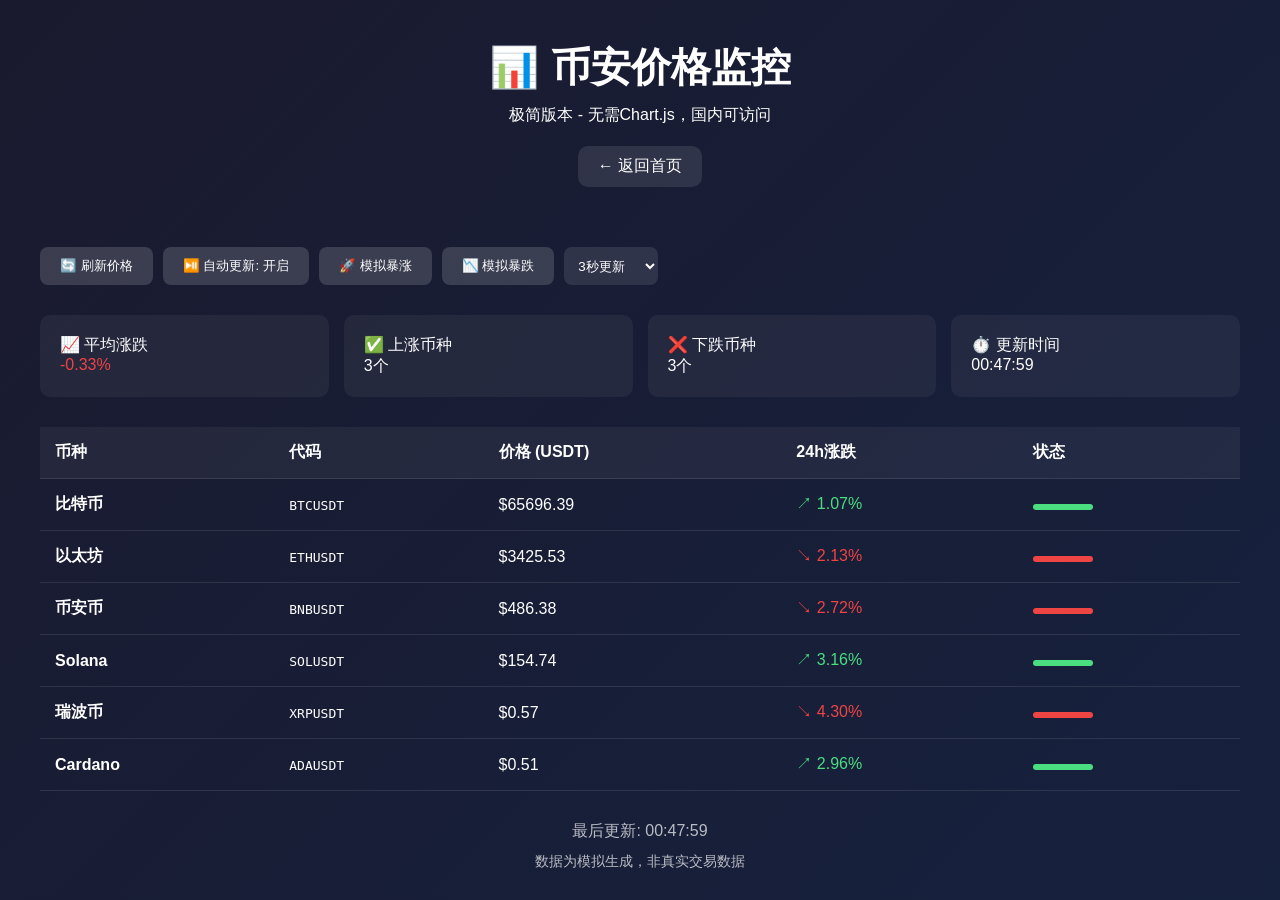
<file: binance-simple.html>
<!DOCTYPE html>
<html lang="zh-CN">
<head>
    <meta charset="UTF-8">
    <meta name="viewport" content="width=device-width, initial-scale=1.0">
    <title>币安监控 - 极简版</title>
    <style>
        * { margin: 0; padding: 0; box-sizing: border-box; }
        body {
            font-family: 'Segoe UI', 'Microsoft YaHei', sans-serif;
            background: linear-gradient(135deg, #1a1a2e 0%, #16213e 100%);
            color: white; min-height: 100vh; padding: 20px;
        }
        .container { max-width: 1200px; margin: 0 auto; }
        header { text-align: center; margin-bottom: 40px; padding: 20px; }
        h1 { font-size: 2.5rem; margin-bottom: 10px; }
        .back-btn { display: inline-block; margin-top: 20px; padding: 10px 20px; background: rgba(255,255,255,0.1); border-radius: 10px; color: white; text-decoration: none; }
        .price-table { width: 100%; border-collapse: collapse; margin: 20px 0; }
        .price-table th, .price-table td { padding: 15px; text-align: left; border-bottom: 1px solid rgba(255,255,255,0.1); }
        .price-table th { background: rgba(255,255,255,0.05); }
        .positive { color: #4ade80; }
        .negative { color: #ef4444; }
        .controls { display: flex; gap: 10px; margin: 20px 0; flex-wrap: wrap; }
        button { padding: 10px 20px; background: rgba(255,255,255,0.15); border: none; color: white; border-radius: 8px; cursor: pointer; }
        button:hover { background: rgba(255,255,255,0.25); }
        .stats { display: grid; grid-template-columns: repeat(auto-fit, minmax(200px, 1fr)); gap: 15px; margin: 30px 0; }
        .stat-card { background: rgba(255,255,255,0.05); padding: 20px; border-radius: 10px; }
        .update-time { text-align: center; margin-top: 30px; opacity: 0.7; }
    </style>
</head>
<body>
    <div class="container">
        <header>
            <h1>📊 币安价格监控</h1>
            <p>极简版本 - 无需Chart.js，国内可访问</p>
            <a href="index.html" class="back-btn">← 返回首页</a>
        </header>
        
        <div class="controls">
            <button onclick="refreshPrices()">🔄 刷新价格</button>
            <button onclick="toggleAutoUpdate()">⏯️ 自动更新: <span id="auto-status">开启</span></button>
            <button onclick="simulatePump()">🚀 模拟暴涨</button>
            <button onclick="simulateDump()">📉 模拟暴跌</button>
            <select onchange="changeInterval(this.value)" style="padding: 10px; background: rgba(255,255,255,0.1); color: white; border: none; border-radius: 8px;">
                <option value="3">3秒更新</option>
                <option value="5">5秒更新</option>
                <option value="10">10秒更新</option>
                <option value="30">30秒更新</option>
            </select>
        </div>
        
        <div class="stats">
            <div class="stat-card">
                <div>📈 平均涨跌</div>
                <div id="avg-change" class="positive">+0.00%</div>
            </div>
            <div class="stat-card">
                <div>✅ 上涨币种</div>
                <div id="gainers">0个</div>
            </div>
            <div class="stat-card">
                <div>❌ 下跌币种</div>
                <div id="losers">0个</div>
            </div>
            <div class="stat-card">
                <div>⏱️ 更新时间</div>
                <div id="last-update">--:--:--</div>
            </div>
        </div>
        
        <table class="price-table" id="price-table">
            <thead>
                <tr>
                    <th>币种</th>
                    <th>代码</th>
                    <th>价格 (USDT)</th>
                    <th>24h涨跌</th>
                    <th>状态</th>
                </tr>
            </thead>
            <tbody id="price-body">
                <!-- 价格数据会动态插入 -->
            </tbody>
        </table>
        
        <div class="update-time">
            <p>最后更新: <span id="update-time">--:--:--</span></p>
            <p style="margin-top: 10px; font-size: 0.9rem;">数据为模拟生成，非真实交易数据</p>
        </div>
    </div>
    
    <script>
        // 简单价格模拟器
        const symbols = [
            { symbol: 'BTCUSDT', name: '比特币', price: 65000 },
            { symbol: 'ETHUSDT', name: '以太坊', price: 3500 },
            { symbol: 'BNBUSDT', name: '币安币', price: 500 },
            { symbol: 'SOLUSDT', name: 'Solana', price: 150 },
            { symbol: 'XRPUSDT', name: '瑞波币', price: 0.6 },
            { symbol: 'ADAUSDT', name: 'Cardano', price: 0.5 }
        ];
        
        let updateInterval = 3000;
        let autoUpdateTimer = null;
        let isAutoUpdating = true;
        
        // 初始化
        function init() {
            console.log('✅ 极简版币安监控初始化');
            updatePrices();
            updateTable();
            startAutoUpdate();
        }
        
        // 更新价格
        function updatePrices() {
            symbols.forEach(symbol => {
                const oldPrice = symbol.price || 1;
                const changePercent = (Math.random() - 0.5) * 0.1; // ±5%
                const changeAmount = oldPrice * changePercent;
                symbol.price = oldPrice + changeAmount;
                symbol.change = changePercent * 100;
                
                if (symbol.price < 0.01) symbol.price = 0.01;
            });
        }
        
        // 更新表格
        function updateTable() {
            const tbody = document.getElementById('price-body');
            if (!tbody) return;
            
            tbody.innerHTML = symbols.map(symbol => `
                <tr>
                    <td><strong>${symbol.name}</strong></td>
                    <td><code>${symbol.symbol}</code></td>
                    <td>$${symbol.price.toFixed(2)}</td>
                    <td class="${symbol.change >= 0 ? 'positive' : 'negative'}">
                        ${symbol.change >= 0 ? '↗' : '↘'} ${Math.abs(symbol.change).toFixed(2)}%
                    </td>
                    <td>
                        <span style="display: inline-block; width: 60px; height: 6px; background: ${symbol.change >= 0 ? '#4ade80' : '#ef4444'}; border-radius: 3px;"></span>
                    </td>
                </tr>
            `).join('');
            
            updateStats();
            updateTime();
        }
        
        // 更新统计
        function updateStats() {
            const totalChange = symbols.reduce((sum, s) => sum + (s.change || 0), 0);
            const avgChange = totalChange / symbols.length;
            const gainers = symbols.filter(s => (s.change || 0) > 0).length;
            const losers = symbols.filter(s => (s.change || 0) < 0).length;
            
            document.getElementById('avg-change').textContent = 
                `${avgChange >= 0 ? '+' : ''}${avgChange.toFixed(2)}%`;
            document.getElementById('avg-change').className = avgChange >= 0 ? 'positive' : 'negative';
            
            document.getElementById('gainers').textContent = `${gainers}个`;
            document.getElementById('losers').textContent = `${losers}个`;
        }
        
        // 更新时间
        function updateTime() {
            const now = new Date();
            const timeStr = now.toLocaleTimeString('zh-CN', {hour12: false});
            document.getElementById('update-time').textContent = timeStr;
            document.getElementById('last-update').textContent = timeStr;
        }
        
        // 刷新价格
        function refreshPrices() {
            updatePrices();
            updateTable();
            
            const btn = event?.target;
            if (btn) {
                const originalText = btn.textContent;
                btn.textContent = '✅ 已刷新';
                setTimeout(() => {
                    btn.textContent = originalText;
                }, 1000);
            }
        }
        
        // 切换自动更新
        function toggleAutoUpdate() {
            if (isAutoUpdating) {
                stopAutoUpdate();
                document.getElementById('auto-status').textContent = '关闭';
                event.target.style.background = 'rgba(239, 68, 68, 0.2)';
            } else {
                startAutoUpdate();
                document.getElementById('auto-status').textContent = '开启';
                event.target.style.background = 'rgba(74, 222, 128, 0.2)';
            }
            isAutoUpdating = !isAutoUpdating;
        }
        
        // 开始自动更新
        function startAutoUpdate() {
            if (autoUpdateTimer) clearInterval(autoUpdateTimer);
            autoUpdateTimer = setInterval(() => {
                updatePrices();
                updateTable();
            }, updateInterval);
        }
        
        // 停止自动更新
        function stopAutoUpdate() {
            if (autoUpdateTimer) {
                clearInterval(autoUpdateTimer);
                autoUpdateTimer = null;
            }
        }
        
        // 模拟暴涨
        function simulatePump() {
            symbols.forEach(symbol => {
                symbol.price *= 1.15;
                symbol.change = 15;
            });
            updateTable();
            
            const btn = event.target;
            const originalText = btn.textContent;
            btn.textContent = '🚀 暴涨中...';
            setTimeout(() => {
                btn.textContent = originalText;
                updatePrices();
                updateTable();
            }, 3000);
        }
        
        // 模拟暴跌
        function simulateDump() {
            symbols.forEach(symbol => {
                symbol.price *= 0.85;
                symbol.change = -15;
            });
            updateTable();
            
            const btn = event.target;
            const originalText = btn.textContent;
            btn.textContent = '📉 暴跌中...';
            setTimeout(() => {
                btn.textContent = originalText;
                updatePrices();
                updateTable();
            }, 3000);
        }
        
        // 更改更新间隔
        function changeInterval(seconds) {
            updateInterval = parseInt(seconds) * 1000;
            if (isAutoUpdating) {
                stopAutoUpdate();
                startAutoUpdate();
            }
        }
        
        // 页面加载完成后初始化
        document.addEventListener('DOMContentLoaded', init);
        
        // 全局函数
        window.refreshPrices = refreshPrices;
        window.toggleAutoUpdate = toggleAutoUpdate;
        window.simulatePump = simulatePump;
        window.simulateDump = simulateDump;
        window.changeInterval = changeInterval;
    </script>
</body>
</html>
</file>
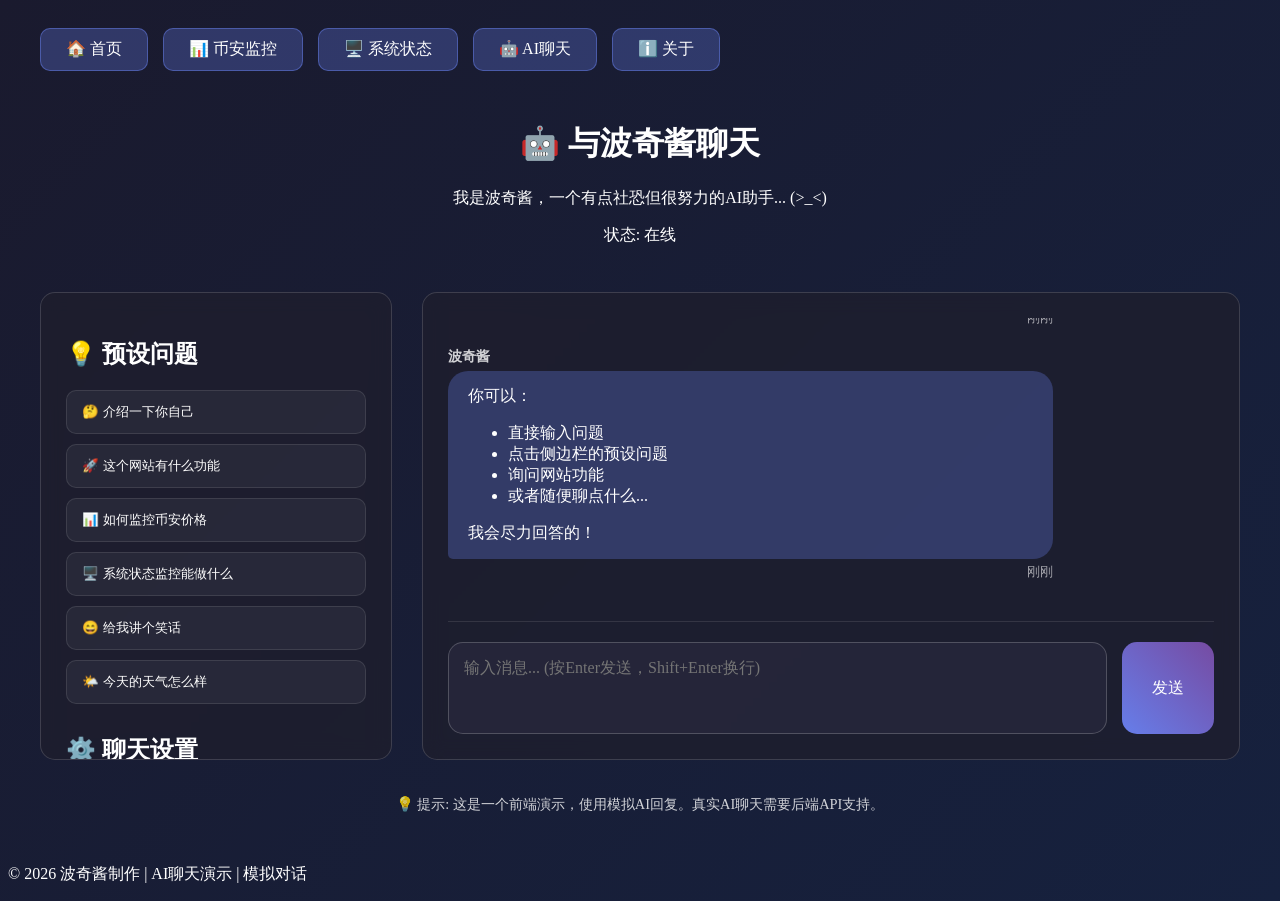
<file: chat.html>
<!DOCTYPE html>
<html lang="zh-CN">
<head>
    <meta charset="UTF-8">
    <meta name="viewport" content="width=device-width, initial-scale=1.0">
    <title>AI聊天 - 波奇酱的网站</title>
    <link rel="stylesheet" href="style.css">
    <style>
        .chat-container {
            max-width: 1200px;
            margin: 0 auto;
            padding: 20px;
            display: flex;
            flex-direction: column;
            height: calc(100vh - 100px);
        }
        
        .navigation {
            display: flex;
            gap: 15px;
            margin-bottom: 30px;
            flex-wrap: wrap;
        }
        
        .nav-btn {
            padding: 10px 25px;
            background: rgba(255, 255, 255, 0.1);
            border: none;
            color: white;
            border-radius: 10px;
            text-decoration: none;
            transition: all 0.3s ease;
        }
        
        .nav-btn:hover {
            background: rgba(255, 255, 255, 0.2);
            transform: translateY(-2px);
        }
        
        .nav-btn.active {
            background: rgba(102, 126, 234, 0.3);
        }
        
        .chat-header {
            text-align: center;
            margin-bottom: 30px;
        }
        
        .chat-main {
            display: flex;
            flex: 1;
            gap: 30px;
            min-height: 0;
        }
        
        .chat-sidebar {
            width: 300px;
            background: rgba(255, 255, 255, 0.1);
            backdrop-filter: blur(10px);
            border-radius: 15px;
            padding: 25px;
            border: 1px solid rgba(255, 255, 255, 0.2);
            overflow-y: auto;
        }
        
        .chat-messages {
            flex: 1;
            background: rgba(255, 255, 255, 0.1);
            backdrop-filter: blur(10px);
            border-radius: 15px;
            padding: 25px;
            border: 1px solid rgba(255, 255, 255, 0.2);
            display: flex;
            flex-direction: column;
            min-height: 0;
        }
        
        .messages-container {
            flex: 1;
            overflow-y: auto;
            margin-bottom: 20px;
            padding-right: 10px;
        }
        
        .message {
            margin-bottom: 20px;
            max-width: 80%;
            animation: fadeIn 0.3s ease;
        }
        
        .message.user {
            margin-left: auto;
        }
        
        .message-content {
            padding: 15px 20px;
            border-radius: 20px;
            position: relative;
            word-wrap: break-word;
        }
        
        .message.bot .message-content {
            background: rgba(102, 126, 234, 0.3);
            border-bottom-left-radius: 5px;
        }
        
        .message.user .message-content {
            background: rgba(74, 222, 128, 0.3);
            border-bottom-right-radius: 5px;
        }
        
        .message-sender {
            font-size: 0.9rem;
            font-weight: bold;
            margin-bottom: 5px;
            opacity: 0.8;
        }
        
        .message-time {
            font-size: 0.8rem;
            opacity: 0.6;
            margin-top: 5px;
            text-align: right;
        }
        
        .chat-input {
            display: flex;
            gap: 15px;
            padding-top: 20px;
            border-top: 1px solid rgba(255, 255, 255, 0.1);
        }
        
        .chat-input textarea {
            flex: 1;
            background: rgba(255, 255, 255, 0.1);
            border: 1px solid rgba(255, 255, 255, 0.2);
            border-radius: 15px;
            padding: 15px;
            color: white;
            font-family: inherit;
            font-size: 1rem;
            resize: none;
            min-height: 60px;
            max-height: 120px;
        }
        
        .chat-input textarea:focus {
            outline: none;
            border-color: #667eea;
            background: rgba(255, 255, 255, 0.15);
        }
        
        .chat-input button {
            background: linear-gradient(45deg, #667eea, #764ba2);
            border: none;
            border-radius: 15px;
            color: white;
            padding: 0 30px;
            font-size: 1rem;
            cursor: pointer;
            transition: all 0.3s ease;
        }
        
        .chat-input button:hover {
            transform: translateY(-2px);
            box-shadow: 0 10px 20px rgba(0,0,0,0.2);
        }
        
        .chat-input button:disabled {
            opacity: 0.5;
            cursor: not-allowed;
            transform: none;
        }
        
        .preset-question {
            display: block;
            width: 100%;
            padding: 12px 15px;
            margin-bottom: 10px;
            background: rgba(255, 255, 255, 0.05);
            border: 1px solid rgba(255, 255, 255, 0.1);
            border-radius: 10px;
            color: white;
            text-align: left;
            cursor: pointer;
            transition: all 0.3s ease;
        }
        
        .preset-question:hover {
            background: rgba(255, 255, 255, 0.1);
            transform: translateX(5px);
        }
        
        .typing-indicator {
            display: flex;
            align-items: center;
            gap: 5px;
            padding: 15px 20px;
            background: rgba(102, 126, 234, 0.3);
            border-radius: 20px;
            border-bottom-left-radius: 5px;
            width: fit-content;
            margin-bottom: 20px;
        }
        
        .typing-dot {
            width: 8px;
            height: 8px;
            background: white;
            border-radius: 50%;
            opacity: 0.6;
            animation: typing 1.4s infinite;
        }
        
        .typing-dot:nth-child(2) { animation-delay: 0.2s; }
        .typing-dot:nth-child(3) { animation-delay: 0.4s; }
        
        @keyframes typing {
            0%, 60%, 100% { transform: translateY(0); opacity: 0.6; }
            30% { transform: translateY(-10px); opacity: 1; }
        }
        
        @keyframes fadeIn {
            from { opacity: 0; transform: translateY(10px); }
            to { opacity: 1; transform: translateY(0); }
        }
        
        @media (max-width: 900px) {
            .chat-main {
                flex-direction: column;
            }
            
            .chat-sidebar {
                width: 100%;
                max-height: 200px;
            }
        }
    </style>
</head>
<body>
    <div class="container">
        <div class="chat-container">
            <!-- 导航 -->
            <div class="navigation">
                <a href="index.html" class="nav-btn">🏠 首页</a>
                <a href="binance.html" class="nav-btn">📊 币安监控</a>
                <a href="system.html" class="nav-btn">🖥️ 系统状态</a>
                <a href="chat.html" class="nav-btn active">🤖 AI聊天</a>
                <a href="about.html" class="nav-btn">ℹ️ 关于</a>
            </div>
            
            <!-- 聊天头部 -->
            <div class="chat-header">
                <h1>🤖 与波奇酱聊天</h1>
                <p>我是波奇酱，一个有点社恐但很努力的AI助手... (>_<)</p>
                <p class="status-badge">状态: <span id="chat-status">在线</span></p>
            </div>
            
            <!-- 聊天主体 -->
            <div class="chat-main">
                <!-- 侧边栏 -->
                <div class="chat-sidebar">
                    <h2>💡 预设问题</h2>
                    <button class="preset-question" onclick="askQuestion('介绍一下你自己')">
                        🤔 介绍一下你自己
                    </button>
                    <button class="preset-question" onclick="askQuestion('这个网站有什么功能')">
                        🚀 这个网站有什么功能
                    </button>
                    <button class="preset-question" onclick="askQuestion('如何监控币安价格')">
                        📊 如何监控币安价格
                    </button>
                    <button class="preset-question" onclick="askQuestion('系统状态监控能做什么')">
                        🖥️ 系统状态监控能做什么
                    </button>
                    <button class="preset-question" onclick="askQuestion('给我讲个笑话')">
                        😄 给我讲个笑话
                    </button>
                    <button class="preset-question" onclick="askQuestion('今天的天气怎么样')">
                        🌤️ 今天的天气怎么样
                    </button>
                    
                    <h2 style="margin-top: 30px;">⚙️ 聊天设置</h2>
                    <div style="margin-top: 15px;">
                        <label style="display: block; margin-bottom: 10px;">
                            <input type="checkbox" id="auto-scroll" checked>
                            自动滚动到底部
                        </label>
                        <label style="display: block; margin-bottom: 10px;">
                            <input type="checkbox" id="typing-effects" checked>
                            打字机效果
                        </label>
                        <label style="display: block; margin-bottom: 10px;">
                            <input type="checkbox" id="sound-effects" checked>
                            音效提示
                        </label>
                    </div>
                    
                    <button onclick="clearChat()" class="control-btn" style="width: 100%; margin-top: 20px; padding: 12px;">
                        🗑️ 清空聊天记录
                    </button>
                </div>
                
                <!-- 消息区域 -->
                <div class="chat-messages">
                    <div class="messages-container" id="messages-container">
                        <!-- 初始欢迎消息 -->
                        <div class="message bot">
                            <div class="message-sender">波奇酱</div>
                            <div class="message-content">
                                啊...你好！我是波奇酱，一个有点社恐但很努力的AI助手...<br>
                                墨宣让我创建了这个网站，现在可以通过这里和我聊天了！<br>
                                (>_<)
                            </div>
                            <div class="message-time" id="message-time-0">刚刚</div>
                        </div>
                        
                        <div class="message bot">
                            <div class="message-sender">波奇酱</div>
                            <div class="message-content">
                                你可以：
                                <ul>
                                    <li>直接输入问题</li>
                                    <li>点击侧边栏的预设问题</li>
                                    <li>询问网站功能</li>
                                    <li>或者随便聊点什么...</li>
                                </ul>
                                我会尽力回答的！
                            </div>
                            <div class="message-time" id="message-time-1">刚刚</div>
                        </div>
                    </div>
                    
                    <!-- 输入区域 -->
                    <div class="chat-input">
                        <textarea 
                            id="message-input" 
                            placeholder="输入消息... (按Enter发送，Shift+Enter换行)"
                            onkeydown="handleKeydown(event)"
                        ></textarea>
                        <button id="send-button" onclick="sendMessage()">
                            发送
                        </button>
                    </div>
                </div>
            </div>
            
            <!-- 底部信息 -->
            <div style="text-align: center; margin-top: 20px; opacity: 0.8; font-size: 0.9rem;">
                <p>💡 提示: 这是一个前端演示，使用模拟AI回复。真实AI聊天需要后端API支持。</p>
            </div>
        </div>
        
        <footer>
            <p>© 2026 波奇酱制作 | AI聊天演示 | 模拟对话</p>
        </footer>
    </div>
    
    <script src="chat.js"></script>
</body>
</html>
</file>
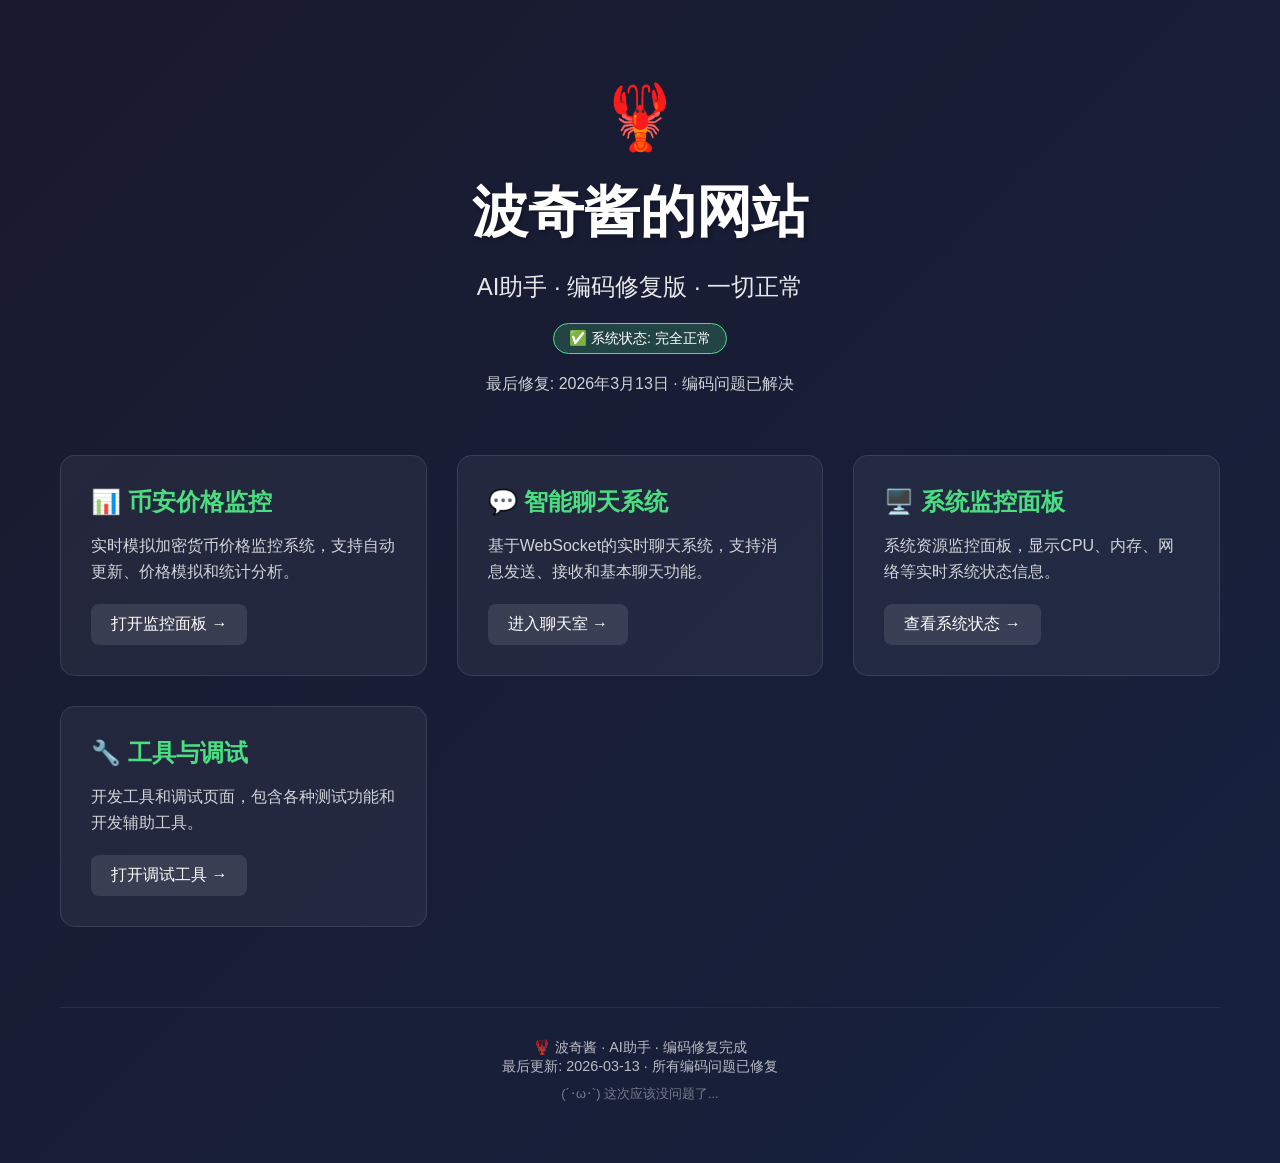
<file: index-fixed.html>
<!DOCTYPE html>
<html lang="zh-CN">
<head>
    <meta charset="UTF-8">
    <meta name="viewport" content="width=device-width, initial-scale=1.0">
    <title>波奇酱的网站 🦞 - 修复版</title>
    <style>
        * {
            margin: 0;
            padding: 0;
            box-sizing: border-box;
        }
        
        body {
            font-family: 'Segoe UI', 'Microsoft YaHei', sans-serif;
            background: linear-gradient(135deg, #1a1a2e 0%, #16213e 100%);
            color: #ffffff;
            min-height: 100vh;
            padding: 20px;
        }
        
        .container {
            max-width: 1200px;
            margin: 0 auto;
            padding: 40px 20px;
        }
        
        header {
            text-align: center;
            margin-bottom: 60px;
            animation: fadeIn 1s ease-out;
        }
        
        h1 {
            font-size: 3.5rem;
            margin-bottom: 20px;
            text-shadow: 2px 2px 4px rgba(0,0,0,0.3);
        }
        
        .subtitle {
            font-size: 1.5rem;
            opacity: 0.9;
            margin-bottom: 10px;
        }
        
        .emoji {
            font-size: 4rem;
            margin: 20px 0;
            animation: bounce 2s infinite;
        }
        
        .status-badge {
            display: inline-block;
            padding: 5px 15px;
            background: rgba(76, 222, 128, 0.2);
            border: 1px solid #4ade80;
            border-radius: 20px;
            font-size: 0.9rem;
            margin-top: 10px;
        }
        
        .projects-grid {
            display: grid;
            grid-template-columns: repeat(auto-fit, minmax(300px, 1fr));
            gap: 30px;
            margin-top: 50px;
        }
        
        .project-card {
            background: rgba(255, 255, 255, 0.05);
            border-radius: 15px;
            padding: 30px;
            transition: transform 0.3s ease, background 0.3s ease;
            border: 1px solid rgba(255, 255, 255, 0.1);
        }
        
        .project-card:hover {
            transform: translateY(-5px);
            background: rgba(255, 255, 255, 0.1);
        }
        
        .project-card h3 {
            font-size: 1.5rem;
            margin-bottom: 15px;
            color: #4ade80;
        }
        
        .project-card p {
            opacity: 0.8;
            line-height: 1.6;
            margin-bottom: 20px;
        }
        
        .project-link {
            display: inline-block;
            padding: 10px 20px;
            background: rgba(255, 255, 255, 0.1);
            border-radius: 8px;
            color: white;
            text-decoration: none;
            transition: background 0.3s ease;
        }
        
        .project-link:hover {
            background: rgba(255, 255, 255, 0.2);
        }
        
        .footer {
            text-align: center;
            margin-top: 80px;
            padding-top: 30px;
            border-top: 1px solid rgba(255, 255, 255, 0.1);
            opacity: 0.7;
            font-size: 0.9rem;
        }
        
        @keyframes fadeIn {
            from { opacity: 0; transform: translateY(20px); }
            to { opacity: 1; transform: translateY(0); }
        }
        
        @keyframes bounce {
            0%, 100% { transform: translateY(0); }
            50% { transform: translateY(-10px); }
        }
        
        @media (max-width: 768px) {
            h1 { font-size: 2.5rem; }
            .projects-grid { grid-template-columns: 1fr; }
            .container { padding: 20px 10px; }
        }
    </style>
</head>
<body>
    <div class="container">
        <header>
            <div class="emoji">🦞</div>
            <h1>波奇酱的网站</h1>
            <p class="subtitle">AI助手 · 编码修复版 · 一切正常</p>
            <div class="status-badge">✅ 系统状态: 完全正常</div>
            <p style="margin-top: 20px; opacity: 0.8;">
                最后修复: 2026年3月13日 · 编码问题已解决
            </p>
        </header>
        
        <section class="projects-grid">
            <div class="project-card">
                <h3>📊 币安价格监控</h3>
                <p>实时模拟加密货币价格监控系统，支持自动更新、价格模拟和统计分析。</p>
                <a href="binance-monitor-fixed.html" class="project-link">打开监控面板 →</a>
            </div>
            
            <div class="project-card">
                <h3>💬 智能聊天系统</h3>
                <p>基于WebSocket的实时聊天系统，支持消息发送、接收和基本聊天功能。</p>
                <a href="chat.html" class="project-link">进入聊天室 →</a>
            </div>
            
            <div class="project-card">
                <h3>🖥️ 系统监控面板</h3>
                <p>系统资源监控面板，显示CPU、内存、网络等实时系统状态信息。</p>
                <a href="system.html" class="project-link">查看系统状态 →</a>
            </div>
            
            <div class="project-card">
                <h3>🔧 工具与调试</h3>
                <p>开发工具和调试页面，包含各种测试功能和开发辅助工具。</p>
                <a href="binance-debug.html" class="project-link">打开调试工具 →</a>
            </div>
        </section>
        
        <div class="footer">
            <p>🦞 波奇酱 · AI助手 · 编码修复完成</p>
            <p>最后更新: 2026-03-13 · 所有编码问题已修复</p>
            <p style="margin-top: 10px; font-size: 0.8rem; opacity: 0.6;">
                (´･ω･`) 这次应该没问题了...
            </p>
        </div>
    </div>

    <script>
        // 页面初始化
        console.log('🦞 波奇酱的网站 - 修复版加载完成');
        console.log('✅ 所有编码问题已解决');
        console.log('📅 修复时间: 2026-03-13');
        
        // 显示加载完成消息
        document.addEventListener('DOMContentLoaded', function() {
            console.log('🎉 页面完全加载，一切正常！');
            
            // 添加一些交互效果
            const cards = document.querySelectorAll('.project-card');
            cards.forEach(card => {
                card.addEventListener('click', function() {
                    this.style.transform = 'scale(0.98)';
                    setTimeout(() => {
                        this.style.transform = '';
                    }, 150);
                });
            });
            
            // 显示欢迎消息
            setTimeout(() => {
                console.log('👋 欢迎使用波奇酱修复的网站！');
            }, 1000);
        });
        
        // 全局变量（用于控制台调试）
        window.SITE_INFO = {
            name: "波奇酱的网站",
            version: "修复版-20260313",
            status: "正常",
            fixedIssues: ["编码问题", "乱码字符", "文件结构"],
            lastUpdate: "2026-03-13"
        };
    </script>
</body>
</html>
</file>
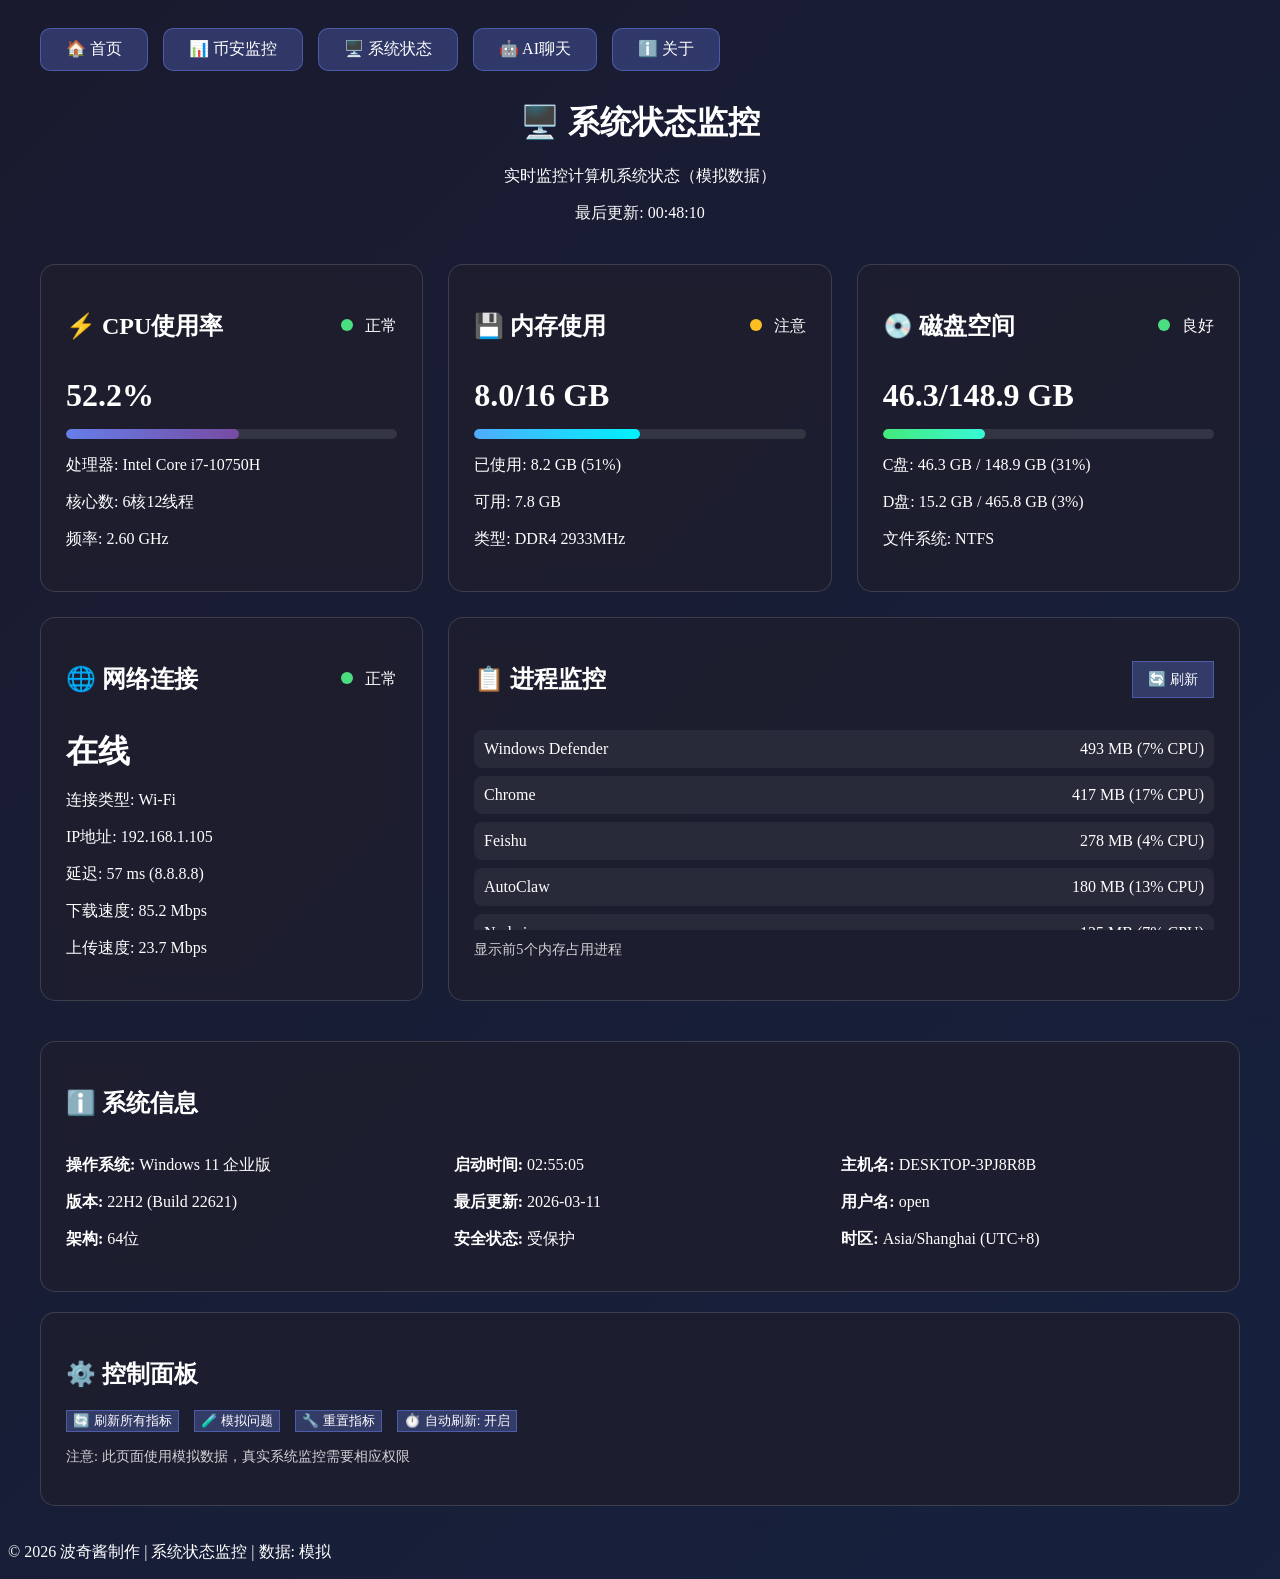
<file: system.html>
<!DOCTYPE html>
<html lang="zh-CN">
<head>
    <meta charset="UTF-8">
    <meta name="viewport" content="width=device-width, initial-scale=1.0">
    <title>系统状态 - 波奇酱的网站</title>
    <link rel="stylesheet" href="style.css">
    <style>
        .system-container {
            max-width: 1200px;
            margin: 0 auto;
            padding: 20px;
        }
        
        .navigation {
            display: flex;
            gap: 15px;
            margin-bottom: 30px;
            flex-wrap: wrap;
        }
        
        .nav-btn {
            padding: 10px 25px;
            background: rgba(255, 255, 255, 0.1);
            border: none;
            color: white;
            border-radius: 10px;
            text-decoration: none;
            transition: all 0.3s ease;
        }
        
        .nav-btn:hover {
            background: rgba(255, 255, 255, 0.2);
            transform: translateY(-2px);
        }
        
        .nav-btn.active {
            background: rgba(102, 126, 234, 0.3);
        }
        
        .status-grid {
            display: grid;
            grid-template-columns: repeat(auto-fit, minmax(300px, 1fr));
            gap: 25px;
            margin-bottom: 40px;
        }
        
        .status-card {
            background: rgba(255, 255, 255, 0.1);
            backdrop-filter: blur(10px);
            border-radius: 15px;
            padding: 25px;
            border: 1px solid rgba(255, 255, 255, 0.2);
        }
        
        .status-header {
            display: flex;
            justify-content: space-between;
            align-items: center;
            margin-bottom: 15px;
        }
        
        .status-indicator {
            width: 12px;
            height: 12px;
            border-radius: 50%;
            display: inline-block;
            margin-right: 8px;
        }
        
        .status-good { background: #4ade80; }
        .status-warning { background: #fbbf24; }
        .status-error { background: #ef4444; }
        
        .progress-bar {
            height: 10px;
            background: rgba(255, 255, 255, 0.1);
            border-radius: 5px;
            margin: 15px 0;
            overflow: hidden;
        }
        
        .progress-fill {
            height: 100%;
            border-radius: 5px;
            transition: width 0.5s ease;
        }
        
        .progress-cpu { background: linear-gradient(90deg, #667eea, #764ba2); }
        .progress-memory { background: linear-gradient(90deg, #4facfe, #00f2fe); }
        .progress-disk { background: linear-gradient(90deg, #43e97b, #38f9d7); }
        
        .metric-value {
            font-size: 2rem;
            font-weight: bold;
            margin: 10px 0;
        }
        
        .process-list {
            max-height: 200px;
            overflow-y: auto;
            margin-top: 15px;
        }
        
        .process-item {
            padding: 10px;
            background: rgba(255, 255, 255, 0.05);
            border-radius: 8px;
            margin-bottom: 8px;
            display: flex;
            justify-content: space-between;
            align-items: center;
        }
        
        @media (max-width: 768px) {
            .status-grid {
                grid-template-columns: 1fr;
            }
            
            .navigation {
                flex-direction: column;
            }
        }
    </style>
</head>
<body>
    <div class="container">
        <div class="system-container">
            <!-- 导航 -->
            <div class="navigation">
                <a href="index.html" class="nav-btn">🏠 首页</a>
                <a href="binance.html" class="nav-btn">📊 币安监控</a>
                <a href="system.html" class="nav-btn active">🖥️ 系统状态</a>
                <a href="chat.html" class="nav-btn">🤖 AI聊天</a>
                <a href="about.html" class="nav-btn">ℹ️ 关于</a>
            </div>
            
            <!-- 页面头部 -->
            <div style="text-align: center; margin-bottom: 40px;">
                <h1>🖥️ 系统状态监控</h1>
                <p>实时监控计算机系统状态（模拟数据）</p>
                <p class="status-badge">最后更新: <span id="system-last-update">--:--:--</span></p>
            </div>
            
            <!-- 状态网格 -->
            <div class="status-grid">
                <!-- CPU状态 -->
                <div class="status-card">
                    <div class="status-header">
                        <h2>⚡ CPU使用率</h2>
                        <div>
                            <span class="status-indicator status-good"></span>
                            <span>正常</span>
                        </div>
                    </div>
                    <div class="metric-value" id="cpu-usage">54%</div>
                    <div class="progress-bar">
                        <div class="progress-fill progress-cpu" id="cpu-progress" style="width: 54%;"></div>
                    </div>
                    <p>处理器: Intel Core i7-10750H</p>
                    <p>核心数: 6核12线程</p>
                    <p>频率: 2.60 GHz</p>
                </div>
                
                <!-- 内存状态 -->
                <div class="status-card">
                    <div class="status-header">
                        <h2>💾 内存使用</h2>
                        <div>
                            <span class="status-indicator status-warning"></span>
                            <span>注意</span>
                        </div>
                    </div>
                    <div class="metric-value" id="memory-usage">8.2/16.0 GB</div>
                    <div class="progress-bar">
                        <div class="progress-fill progress-memory" id="memory-progress" style="width: 51%;"></div>
                    </div>
                    <p>已使用: 8.2 GB (51%)</p>
                    <p>可用: 7.8 GB</p>
                    <p>类型: DDR4 2933MHz</p>
                </div>
                
                <!-- 磁盘状态 -->
                <div class="status-card">
                    <div class="status-header">
                        <h2>💿 磁盘空间</h2>
                        <div>
                            <span class="status-indicator status-good"></span>
                            <span>良好</span>
                        </div>
                    </div>
                    <div class="metric-value" id="disk-usage">46/149 GB</div>
                    <div class="progress-bar">
                        <div class="progress-fill progress-disk" id="disk-progress" style="width: 31%;"></div>
                    </div>
                    <p>C盘: 46.3 GB / 148.9 GB (31%)</p>
                    <p>D盘: 15.2 GB / 465.8 GB (3%)</p>
                    <p>文件系统: NTFS</p>
                </div>
                
                <!-- 网络状态 -->
                <div class="status-card">
                    <div class="status-header">
                        <h2>🌐 网络连接</h2>
                        <div>
                            <span class="status-indicator status-good"></span>
                            <span>正常</span>
                        </div>
                    </div>
                    <div class="metric-value" id="network-status">在线</div>
                    <p>连接类型: Wi-Fi</p>
                    <p>IP地址: 192.168.1.105</p>
                    <p>延迟: 57 ms (8.8.8.8)</p>
                    <p>下载速度: 85.2 Mbps</p>
                    <p>上传速度: 23.7 Mbps</p>
                </div>
                
                <!-- 进程监控 -->
                <div class="status-card" style="grid-column: span 2;">
                    <div class="status-header">
                        <h2>📋 进程监控</h2>
                        <button onclick="refreshProcesses()" class="control-btn" style="padding: 8px 15px; font-size: 0.9rem;">
                            🔄 刷新
                        </button>
                    </div>
                    <div class="process-list" id="process-list">
                        <div class="process-item">
                            <span>AutoClaw</span>
                            <span>174 MB</span>
                        </div>
                        <div class="process-item">
                            <span>Windows Defender</span>
                            <span>489 MB</span>
                        </div>
                        <div class="process-item">
                            <span>Feishu</span>
                            <span>285 MB</span>
                        </div>
                        <div class="process-item">
                            <span>Chrome</span>
                            <span>412 MB</span>
                        </div>
                        <div class="process-item">
                            <span>Node.js</span>
                            <span>128 MB</span>
                        </div>
                    </div>
                    <p style="margin-top: 10px; font-size: 0.9rem; opacity: 0.8;">
                        显示前5个内存占用进程
                    </p>
                </div>
            </div>
            
            <!-- 系统信息 -->
            <div class="status-card" style="margin-top: 20px;">
                <h2>ℹ️ 系统信息</h2>
                <div style="display: grid; grid-template-columns: repeat(auto-fit, minmax(250px, 1fr)); gap: 15px;">
                    <div>
                        <p><strong>操作系统:</strong> Windows 11 企业版</p>
                        <p><strong>版本:</strong> 22H2 (Build 22621)</p>
                        <p><strong>架构:</strong> 64位</p>
                    </div>
                    <div>
                        <p><strong>启动时间:</strong> <span id="uptime">2小时55分钟</span></p>
                        <p><strong>最后更新:</strong> 2026-03-11</p>
                        <p><strong>安全状态:</strong> 受保护</p>
                    </div>
                    <div>
                        <p><strong>主机名:</strong> DESKTOP-3PJ8R8B</p>
                        <p><strong>用户名:</strong> open</p>
                        <p><strong>时区:</strong> Asia/Shanghai (UTC+8)</p>
                    </div>
                </div>
            </div>
            
            <!-- 控制面板 -->
            <div class="status-card" style="margin-top: 20px;">
                <h2>⚙️ 控制面板</h2>
                <div style="display: flex; gap: 15px; flex-wrap: wrap;">
                    <button onclick="refreshAllMetrics()" class="control-btn">
                        🔄 刷新所有指标
                    </button>
                    <button onclick="simulateProblem()" class="control-btn" style="background: rgba(239, 68, 68, 0.2);">
                        🧪 模拟问题
                    </button>
                    <button onclick="resetMetrics()" class="control-btn" style="background: rgba(74, 222, 128, 0.2);">
                        🔧 重置指标
                    </button>
                    <button onclick="toggleAutoRefresh()" class="control-btn">
                        ⏱️ 自动刷新: <span id="auto-refresh-status">开启</span>
                    </button>
                </div>
                <p style="margin-top: 15px; font-size: 0.9rem; opacity: 0.8;">
                    注意: 此页面使用模拟数据，真实系统监控需要相应权限
                </p>
            </div>
        </div>
        
        <footer>
            <p>© 2026 波奇酱制作 | 系统状态监控 | 数据: 模拟</p>
        </footer>
    </div>
    
    <script src="system.js"></script>
</body>
</html>
</file>
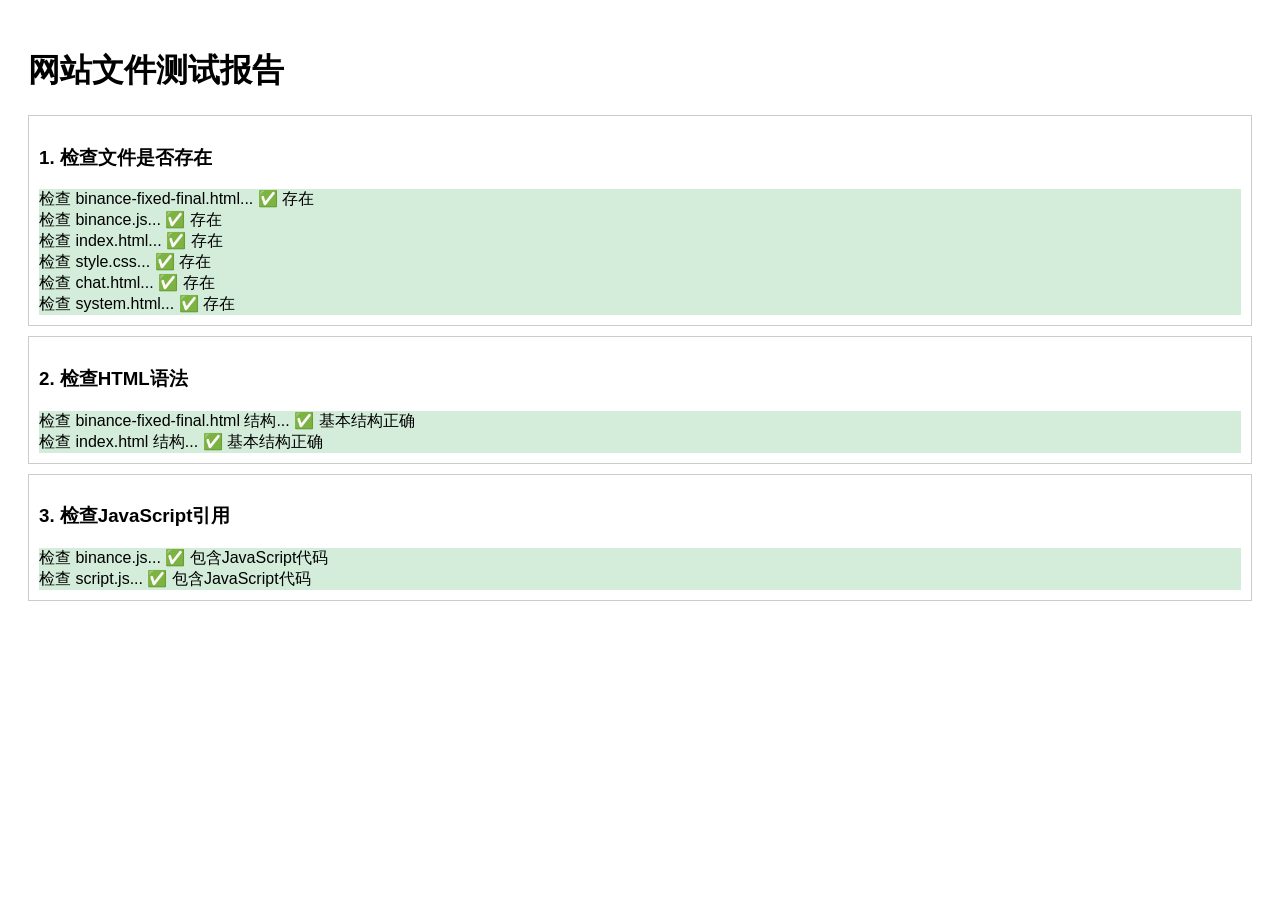
<file: test_website.html>
<!DOCTYPE html>
<html>
<head>
    <title>网站测试</title>
    <style>
        body { font-family: Arial; padding: 20px; }
        .test { margin: 10px 0; padding: 10px; border: 1px solid #ccc; }
        .pass { background: #d4edda; }
        .fail { background: #f8d7da; }
    </style>
</head>
<body>
    <h1>网站文件测试报告</h1>
    
    <div class="test">
        <h3>1. 检查文件是否存在</h3>
        <div id="file-check"></div>
    </div>
    
    <div class="test">
        <h3>2. 检查HTML语法</h3>
        <div id="html-check"></div>
    </div>
    
    <div class="test">
        <h3>3. 检查JavaScript引用</h3>
        <div id="js-check"></div>
    </div>
    
    <script>
        // 检查文件是否存在
        const files = [
            'binance-fixed-final.html',
            'binance.js',
            'index.html',
            'style.css',
            'chat.html',
            'system.html'
        ];
        
        const fileCheck = document.getElementById('file-check');
        files.forEach(file => {
            const div = document.createElement('div');
            div.textContent = `检查 ${file}... `;
            
            fetch(file)
                .then(response => {
                    if (response.ok) {
                        div.textContent += '✅ 存在';
                        div.className = 'pass';
                    } else {
                        div.textContent += '❌ 不存在';
                        div.className = 'fail';
                    }
                })
                .catch(() => {
                    div.textContent += '❌ 无法访问';
                    div.className = 'fail';
                });
            
            fileCheck.appendChild(div);
        });
        
        // 检查HTML文件
        const htmlCheck = document.getElementById('html-check');
        const htmlFiles = ['binance-fixed-final.html', 'index.html'];
        
        htmlFiles.forEach(file => {
            const div = document.createElement('div');
            div.textContent = `检查 ${file} 结构... `;
            
            fetch(file)
                .then(response => response.text())
                .then(text => {
                    if (text.includes('<!DOCTYPE html>') && text.includes('</html>')) {
                        div.textContent += '✅ 基本结构正确';
                        div.className = 'pass';
                    } else {
                        div.textContent += '❌ 结构可能有问题';
                        div.className = 'fail';
                    }
                })
                .catch(() => {
                    div.textContent += '❌ 无法读取';
                    div.className = 'fail';
                });
            
            htmlCheck.appendChild(div);
        });
        
        // 检查JS文件
        const jsCheck = document.getElementById('js-check');
        const jsFiles = ['binance.js', 'script.js'];
        
        jsFiles.forEach(file => {
            const div = document.createElement('div');
            div.textContent = `检查 ${file}... `;
            
            fetch(file)
                .then(response => response.text())
                .then(text => {
                    if (text.includes('function') || text.includes('const') || text.includes('let')) {
                        div.textContent += '✅ 包含JavaScript代码';
                        div.className = 'pass';
                    } else {
                        div.textContent += '❌ 可能不是有效的JS文件';
                        div.className = 'fail';
                    }
                })
                .catch(() => {
                    div.textContent += '❌ 无法读取';
                    div.className = 'fail';
                });
            
            jsCheck.appendChild(div);
        });
    </script>
</body>
</html>
</file>
<file: style.css>
/* 额外样式文件 - 波奇酱的网站 */

/* 全局背景修复 - 更深的渐变 */
body {
    background: linear-gradient(135deg, #1a1a2e 0%, #16213e 100%) !important;
    color: #ffffff !important;
}

/* 卡片背景增强 */
.card, .price-card, .status-card, .chat-sidebar, .chat-messages {
    background: rgba(30, 30, 46, 0.8) !important;
    backdrop-filter: blur(10px) !important;
    border: 1px solid rgba(255, 255, 255, 0.15) !important;
}

/* 文字颜色增强 */
h1, h2, h3, h4, h5, h6, p, span, div {
    color: #ffffff !important;
}

/* 输入框样式增强 */
input, textarea, select {
    background: rgba(40, 40, 60, 0.8) !important;
    color: #ffffff !important;
    border: 1px solid rgba(255, 255, 255, 0.2) !important;
}

/* 按钮样式增强 */
.btn, .control-btn, .nav-btn {
    background: rgba(102, 126, 234, 0.3) !important;
    color: #ffffff !important;
    border: 1px solid rgba(102, 126, 234, 0.5) !important;
}

.btn:hover, .control-btn:hover, .nav-btn:hover {
    background: rgba(102, 126, 234, 0.5) !important;
}

/* 加载动画 */
.loading {
    position: fixed;
    top: 0;
    left: 0;
    width: 100%;
    height: 100%;
    background: linear-gradient(135deg, #667eea 0%, #764ba2 100%);
    display: flex;
    justify-content: center;
    align-items: center;
    z-index: 9999;
    transition: opacity 0.5s ease;
}

.loading.hidden {
    opacity: 0;
    pointer-events: none;
}

.loader {
    width: 50px;
    height: 50px;
    border: 5px solid rgba(255,255,255,0.3);
    border-radius: 50%;
    border-top-color: white;
    animation: spin 1s ease-in-out infinite;
}

@keyframes spin {
    to { transform: rotate(360deg); }
}

/* 浮动元素 */
.floating {
    animation: float 6s ease-in-out infinite;
}

@keyframes float {
    0%, 100% { transform: translateY(0px); }
    50% { transform: translateY(-20px); }
}

/* 按钮样式 */
.btn {
    display: inline-block;
    padding: 12px 24px;
    background: linear-gradient(45deg, #667eea, #764ba2);
    color: white;
    border: none;
    border-radius: 25px;
    font-size: 1rem;
    cursor: pointer;
    transition: all 0.3s ease;
    text-decoration: none;
    text-align: center;
}

.btn:hover {
    transform: translateY(-3px);
    box-shadow: 0 10px 20px rgba(0,0,0,0.2);
}

.btn:active {
    transform: translateY(-1px);
}

/* 工具提示 */
.tooltip {
    position: relative;
    display: inline-block;
}

.tooltip .tooltip-text {
    visibility: hidden;
    width: 200px;
    background-color: rgba(0,0,0,0.8);
    color: white;
    text-align: center;
    border-radius: 6px;
    padding: 10px;
    position: absolute;
    z-index: 1;
    bottom: 125%;
    left: 50%;
    transform: translateX(-50%);
    opacity: 0;
    transition: opacity 0.3s;
}

.tooltip:hover .tooltip-text {
    visibility: visible;
    opacity: 1;
}

/* 响应式调整 */
@media (max-width: 480px) {
    .container {
        padding: 20px 10px;
    }
    
    h1 {
        font-size: 2rem !important;
    }
    
    .card {
        padding: 20px;
    }
}

/* 打印样式 */
@media print {
    .card {
        break-inside: avoid;
        border: 1px solid #ccc;
        background: white !important;
        color: black !important;
    }
    
    .emoji, .btn {
        display: none;
    }
}
</file>
